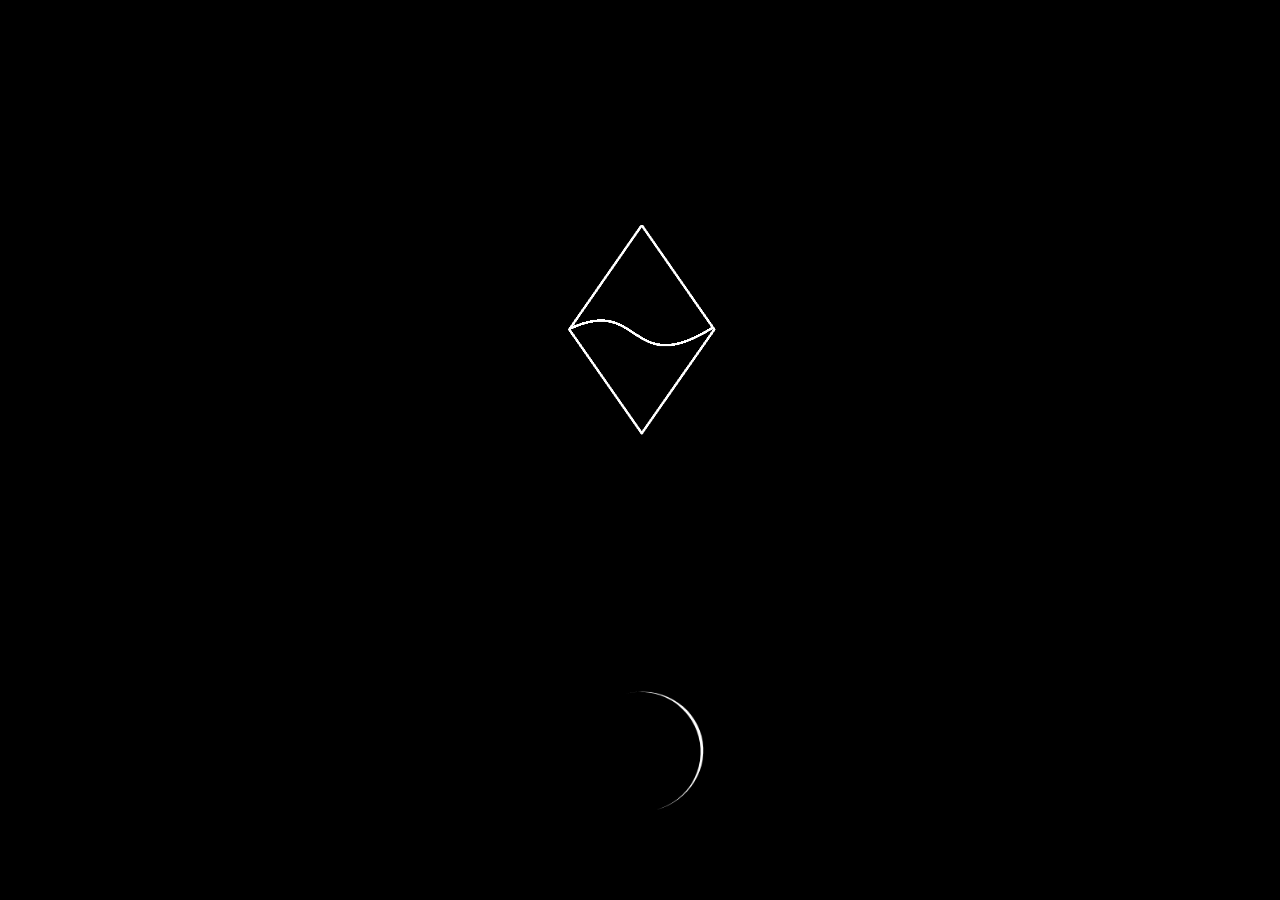
<file: index.html>
<html>
  <head>
    <meta http-equiv="refresh" content="5;url=lockscreen.html" />

    <title>Startup</title>
    <style>
      body {
        background-color: black;
      }
      .startlogo {
  position: absolute;
  top: 25%;
  width: 99%;
  text-align: center;
  font-size: 18px;
}
      .loadinglogo {
  position: absolute;
  top: 75%;
  width: 99%;
  text-align: center;
  font-size: 18px;
}
    </style>
  </head>
  
  <body>
      <div class="startlogo">
        <img src="system/images/sys_logo.png" width="150px" alt="" />
    </div>
        <div class="loadinglogo">
        <img src="system/images/loading.gif" width="150px" alt="" />
    </div>

  </body>
</html>
</file>
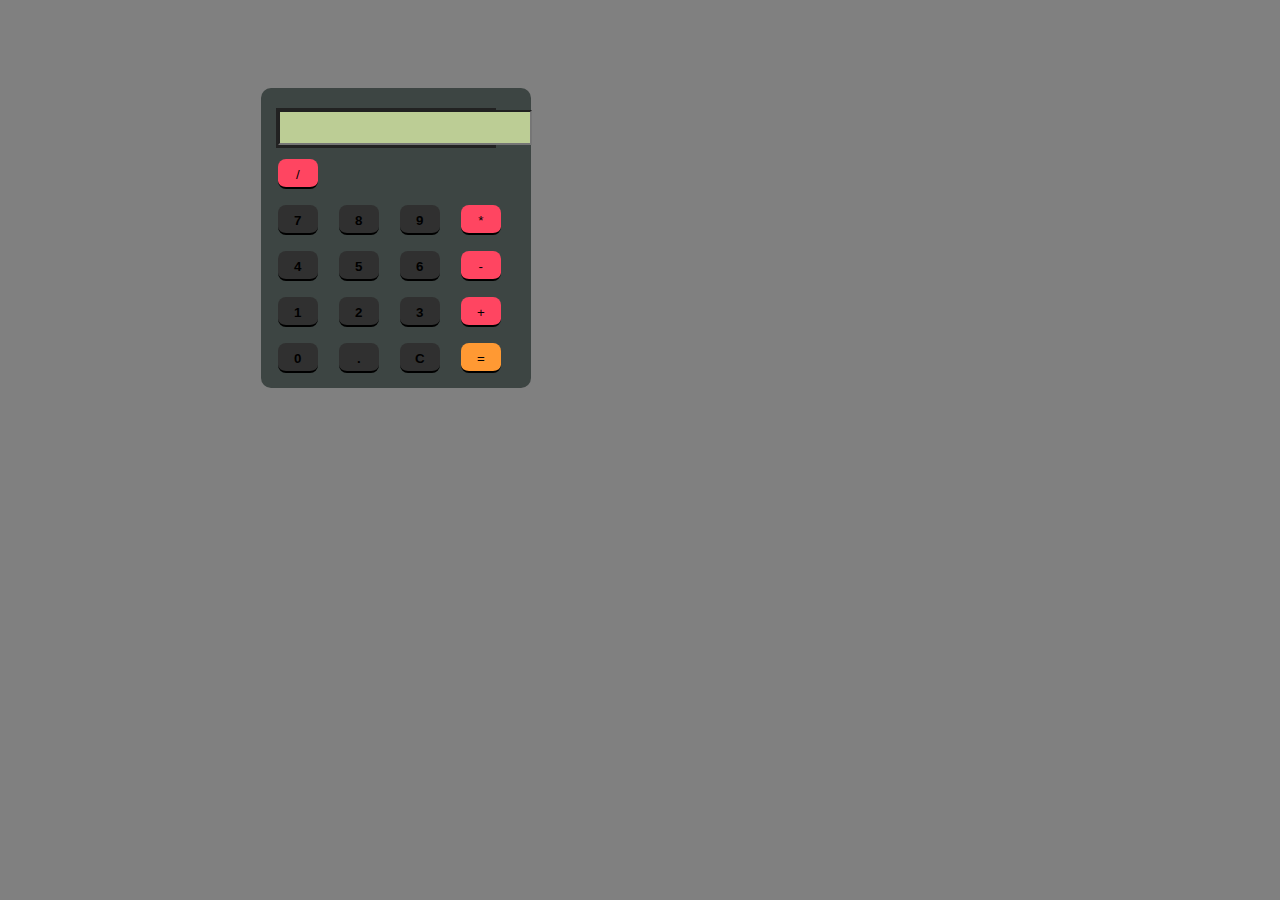
<file: apps/calc/index.html>
<! DOCTYPE html>  
    <html>  
        <head>  
        <meta charset="utf-8">  
        <title>  
             Calculator 
        </title>  
        <link href="https://fonts.googleapis.com/css2?family=Cookie&display=swap" rel="stylesheet">  
        <!-- CSS property to create interactive  
            calculator interface -->  
        <style>  
    body    
    {    
    background-color: grey;    
    }    
    .box    
    {    
    background-color: #3d4543;    
    height: 300px;    
    width: 270px;    
    border-radius: 10px;    
    position: relative;    
    top: 80px;    
    left: 20%;    
    }   
    .display    
    {    
    background-color: #222;    
    width: 220px;    
    position: relative;    
    left: 15px;    
    top: 20px;    
    height: 40px;    
    }    
    .display input    
    {    
    position: relative;    
    left: 2px;    
    top: 2px;    
    height: 35px;    
    color: black;    
    background-color: #bccd95;    
    font-size: 21px;    
    text-align: right;    
    }   
    .keys    
    {    
    position: relative;    
    top: 15px;    
    }    
    .button    
    {    
    width: 40px;    
    height: 30px;    
    border: none;    
    border-radius: 8px;    
    margin-left: 17px;    
    cursor: pointer;    
    border-top: 2px solid transparent;    
    }    
    .button.gray    
    {    
    color: black;  
    font-color: black;    
    background-color: #6f6f6f;    
    border-bottom: black 2px solid;    
    border-top: 2px #6f6f6f solid;    
    }  
    .title:hover {  
       color: #fff;  
    }  
    .title {  
    margin-bottom: 10px;  
    margin-top: 30px;  
    padding: 5px 0;  
    font-size: 40px;  
    font-weight: bold;  
    text-align: center;  
    color: black;  
    font-family: 'Cookie', cursive;  
    }  
        
    .button.pink    
    {    
    color: black;    
    background-color: #ff4561;    
    border-bottom: black 2px solid;    
    }    
    .button.black    
    {    
    color: black;    
    background-color: 303030;    
    border-bottom: black 2px solid;    
    border-top: 2px 303030 solid;    
    font-weight: bold;  
    }    
    .button.orange    
    {    
    color: black;    
    background-color: FF9933;    
    border-bottom: black 2px solid;    
    border-top: 2px FF9933 solid;    
    }    
    .gray:active    
    {    
    border-top: black 2px solid;    
    border-bottom: 2px #6f6f6f solid;    
    }    
    .pink:active    
    {    
    border-top:black 2px solid;    
    border-bottom:#ff4561 2px solid;    
    }    
    .black:active    
    {    
    border-top: black 2px solid;    
    border-bottom: #303030 2px solid;    
    }    
    .orange:active    
    {    
    border-top: black 2px solid;    
    border-bottom: FF9933 2px solid;    
    }    
    p    
    {    
    line-height: 10px;    
    }   
    </style>  
    </head>  
    <body>  
         
        <div class="box">    
            <div class="display">  
            <input type="text" readonly size="18" id="d">  
            </div>    
            <div class="keys">    
                   
                   <p><input type="button" class="button pink" value="/" onclick='v("/")'> </p>    
                   <p> <input type="button" class="button black" value="7" onclick='v("7")'>  
                   <input type="button" class="button black" value="8" onclick='v("8")'>  
                   <input type="button" class="button black" value="9" onclick='v("9")'>  
                   <input type="button" class="button pink" value="*" onclick='v("*")'> </p>    
                   <p> <input type="button" class="button black" value="4" onclick='v("4")'>  
                   <input type="button" class="button black" value="5" onclick='v("5")'>  
                   <input type="button" class="button black" value="6" onclick='v("6")'>  
    <input type="button" class="button pink" value="-" onclick='v("-")'> </p>    
                   <p> <input type="button" class="button black" value="1" onclick='v("1")'>  
                   <input type="button" class="button black" value="2" onclick='v("2")'>  
                   <input type="button" class="button black" value="3" onclick='v("3")'>  
                   <input type="button" class="button pink" value="+" onclick='v("+")'> </p>    
                   <p> <input type="button" class="button black" value="0" onclick='v("0")'>   
                   <input type="button" class="button black" value="." onclick='v(".")'>  
                   <input type="button" class="button black" value="C" onclick='c("")'>  
                   <input type="button" class="button orange" value="=" onclick='e()'> </p>    
            </div>    
    </div>   
    </body>  
    <script>  
    function c(val)    
    {    
    document.getElementById("d").value=val;    
    }    
    function v(val)    
    {document.getElementById("d").value+=val;    
    }    
    function e()    
    {    
    try    
        {    
         c(eval(document.getElementById("d").value))    
        }    
        catch(e)    
        {    
         c('Error') }    
    }  
    </script>  
    </html>
</file>
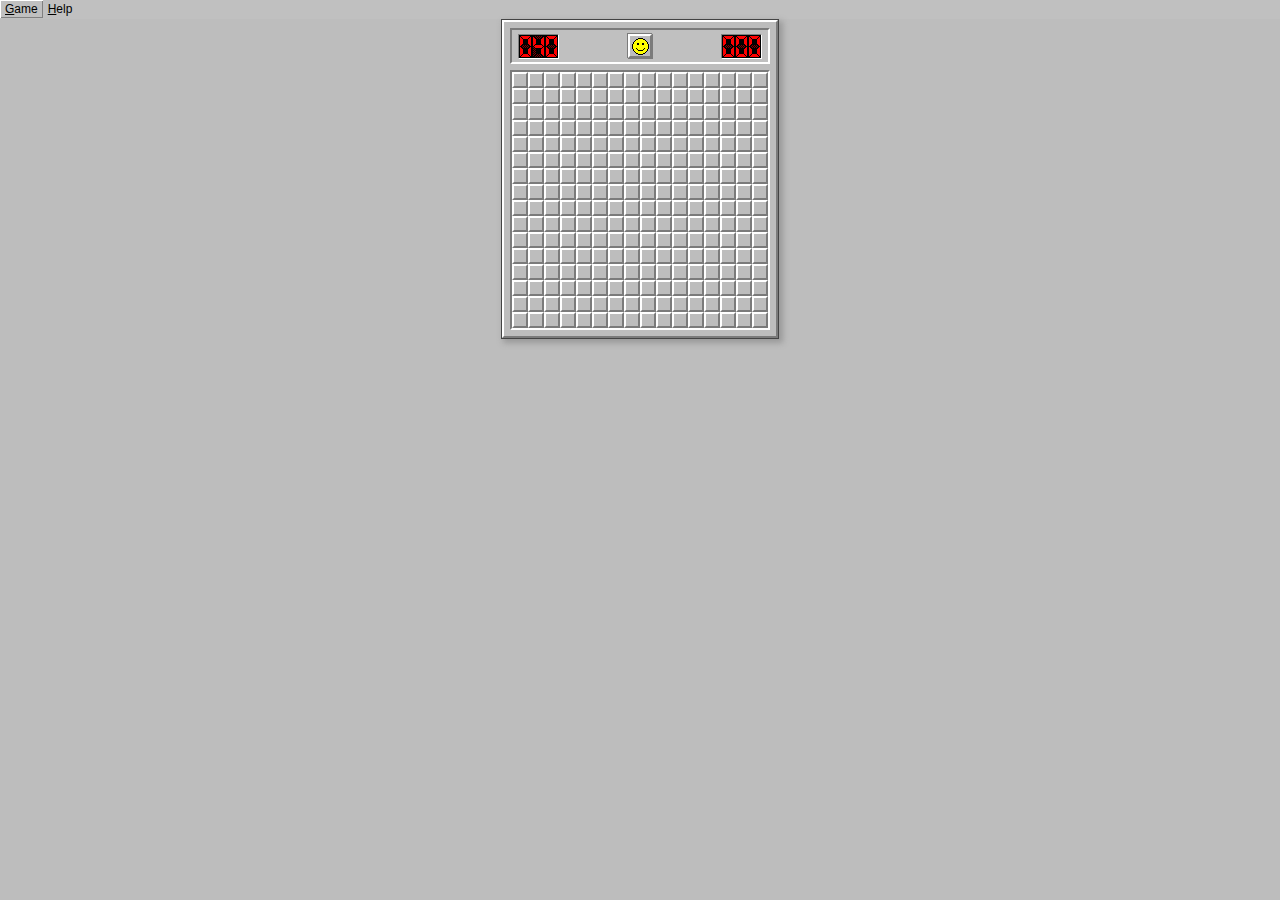
<file: apps/minesweeper/index.html>
<!DOCTYPE html>
<!-- from https://jonziebell.com/minesweeper/ -->
<html>
	<head>
		<meta charset="utf-8">
		<title>Minesweeper</title>
		<link href="css/layout.css" rel="stylesheet" type="text/css">
		<link href="css/minestyle.css" rel="stylesheet" type="text/css">
		<link rel="icon" href="../../images/icons/minesweeper-16x16.png" sizes="16x16" type="image/png">
		<link rel="icon" href="../../images/icons/minesweeper-32x32.png" sizes="32x32" type="image/png">
		<meta name="viewport" content="width=device-width, user-scalable=no">
		<script src="lib/jquery.minesweeper.js"></script>
		<script src="lib/pep.js"></script>
		<script src="src/$MenuBar.js"></script>
		<script src="src/menus.js"></script>
		<script src="lib/rocket.12.06.js"></script>
		<script src="lib/seedrandom.js"></script>
		<script src="lib/konami.js"></script>
		<script src="src/minesweeper.js"></script>
		<script src="src/tile.js"></script>
		<script src="src/face.js"></script>
		<script src="src/grid.js"></script>
		<script src="src/ssd.js"></script>
		<script src="src/fun.js"></script>
		<style>
			body, #play_area {
				margin: 0;
				padding: 0;
				background-color: #bdbdbd;
				margin: auto;
			}
			* {
				image-rendering: crisp-edges;
				image-rendering: pixelated;
			}
		</style>
	</head>
	<body>
		<div id="play_area"></div>
	</body>
</html>
</file>
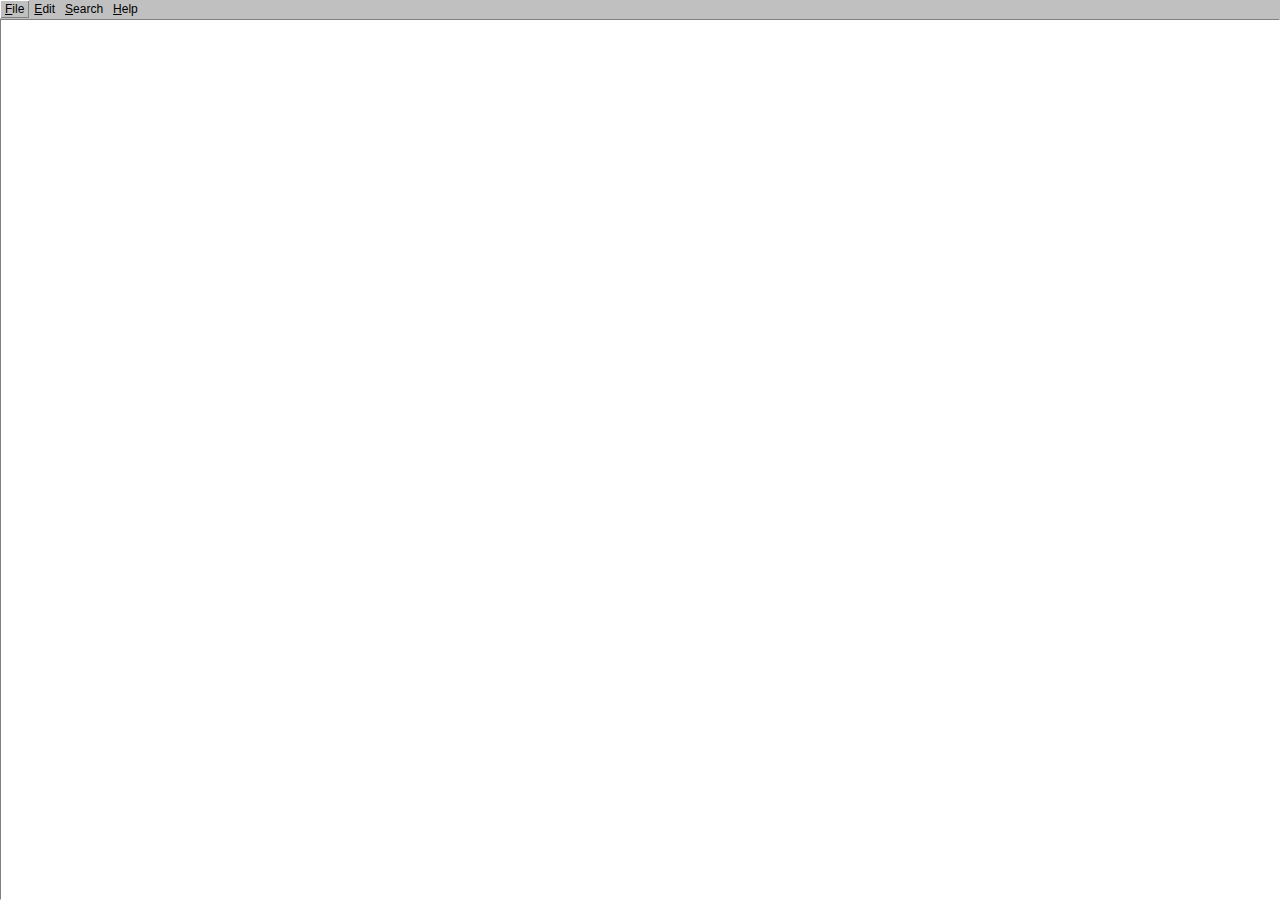
<file: apps/notepad/index.html>
<!doctype html>
<html>
	<head>
		<meta charset="utf-8">
		<title>Notepad</title>
		<style>
			html, body {
				width: 100%;
				height: 100%;
				margin: 0;
				padding: 0;
				border: 0;
				overflow: hidden;
			}
		</style>
		<link href="css/layout.css" rel="stylesheet" type="text/css">
		<link href="css/notestyle.css" rel="stylesheet" type="text/css">
		<meta name="viewport" content="width=device-width, user-scalable=no">
	</head>
	<body>
		<div id="app">
			<div id="document" class="inset-shallow">
				<textarea id="document-textarea"></textarea>
			</div>
		</div>
		<div id="print-helper"></div>
		<script src="lib/jquery.notepad.js"></script>
		<script src="lib/pep.js"></script>
		<script src="src/helpers.js"></script>
		<script src="src/$MenuBar.js"></script>
		<script src="lib/moment.js"></script>
		<script src="lib/FileSaver.js"></script>
		<script src="src/app.js"></script>
		<script src="src/menus.js"></script>
		<style>
			#app {
				background: var(--ButtonFace);
				display: flex;
				flex-direction: column;
			}
			#document-textarea {
				width: 100%;
				height: 100%;
				resize: none;
				outline: none;
				overflow: scroll;
				padding: 0;
				border: 0;
				white-space: pre;
				padding: 2px;
				box-sizing: border-box;
			}
			#document-textarea,
			#print-helper {
				font-family: "Fixedsys Excelsior", "FixedSys", monospace;
				font-size: 16px; /* NOTE: FixedSys should be 15px, but Fixedsys Excelsior is 16px */
			}
			#document-textarea {
				background: var(--Window);
				color: var(--WindowText);
			}
			#print-helper {
				background: white;
				color: black;
			}
			html,
			body,
			#app,
			#document {
				box-sizing: border-box;
				padding: 0;
				margin: 0;
			}
			@media not print {
				#print-helper {
					display: none;
				}
				html,
				body,
				#app,
				#document {
					width: 100%;
					height: 100%;
					display: flex;
					flex-direction: column;
				}
			}
			@media print {
				#app {
					display: none;
				}
				html,
				body,
				#print-helper {
					height: auto;
				}
				#print-helper {
					overflow: visible;
					white-space: pre-wrap;
					overflow-wrap: break-word;
				}
			}
		</style>
	</body>
</html>
</file>
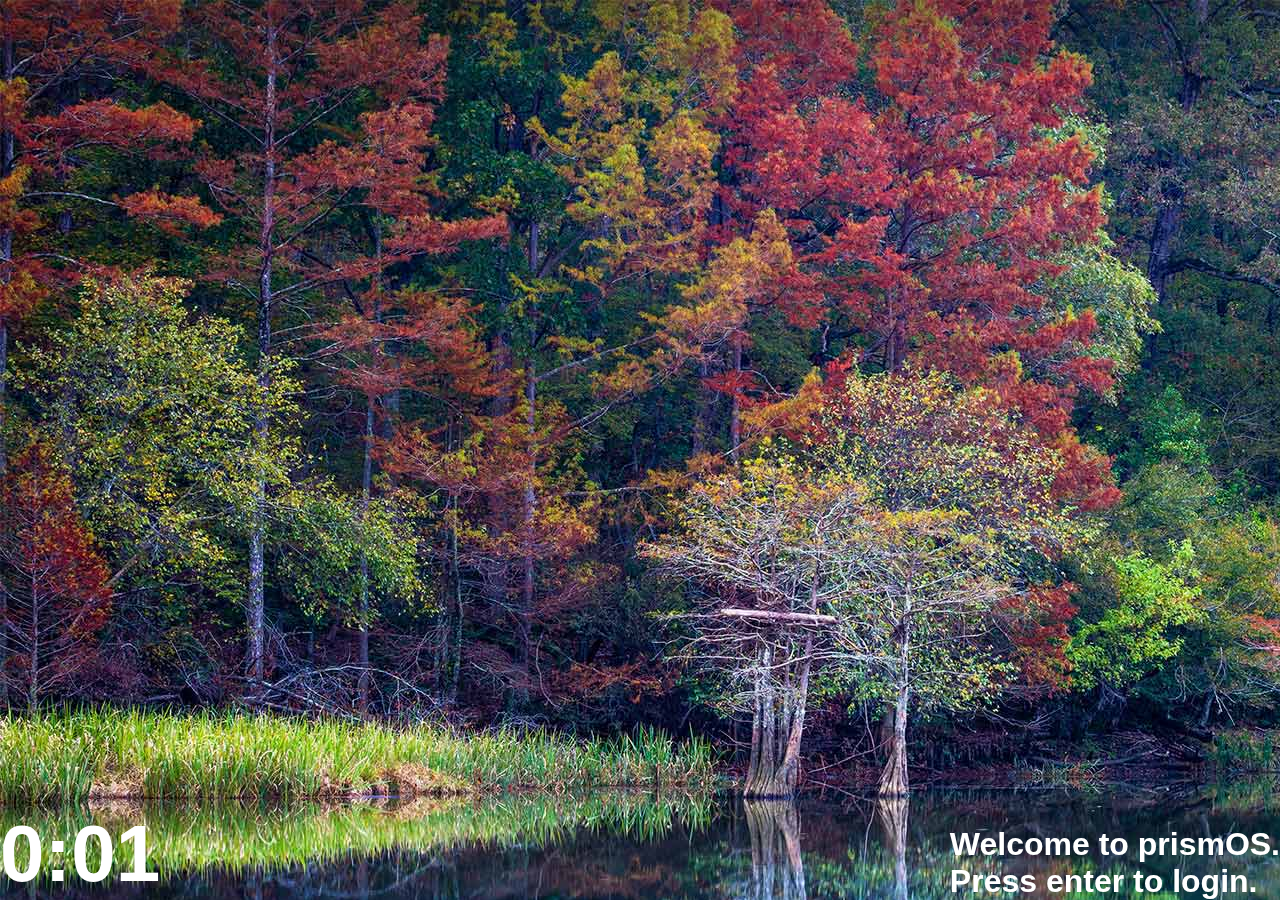
<file: lockscreen.html>
<!DOCTYPE html>
<html>
   <head>
     <title>prismOS | Lock</title>      
     	
   </head>


   <style>
  

  
#bg {
   position: fixed;
   top: 0;
   left: 0;

   /* Preserve aspet ratio */
   min - width: 100 % ;
   min - height: 100 % ;
}


h1 {
  color: white;
              font-family: helvetica;

}
h2 {
  color: white;
              font-family: helvetica;
font-size: 80px;
}

p {
  color: white;
              font-family: helvetica;

}
    
   .center {
  position: absolute;
  top: 50%;
  width: 100%;
  text-align: center;
}
#left { 
                position:absolute;                  
                bottom:0;                          
                left:0;
 
            }
     .left { 
                position:absolute;                  
                bottom:0;                          
                left:0;
 
            }
     #top { 
                position:absolute;                  
                bottom:0;                          
                top:0;
 
            }
    #right { 
                position:absolute;                  
                bottom:0;                          
                right:0;                          
            }
#time {
text-align: left;
width: 99%;
}

  </style>
  <img src="system/images/bg.jpg" id="bg" alt="">

<h1>

  </h1>
    
  <h1>
    
  <div id="right">Welcome to prismOS. <br>Press enter to login.</div>



  </h1>
 

  
 

     
     <script>
    document.body.addEventListener("keydown", function (event) {
    if (event.keyCode === 13) {
        window.location.replace("desktop.html");
    }
});
       </script>
   
<script>
function startTime() {
    var today = new Date();
    var h = today.getHours();
    var m = today.getMinutes();
    var s = today.getSeconds();
    m = checkTime(m);
    s = checkTime(s);
    document.getElementById('time').innerHTML =
    h + ":" + m;
    var t = setTimeout(startTime, 500);
}
function checkTime(i) {
    if (i < 10) {i = "0" + i};  // add zero in front of numbers < 10
    return i;
}
</script>

<body onload="startTime()">

 <h2><div id="time" class="left"></div><h2>
  
  

</html>
</file>
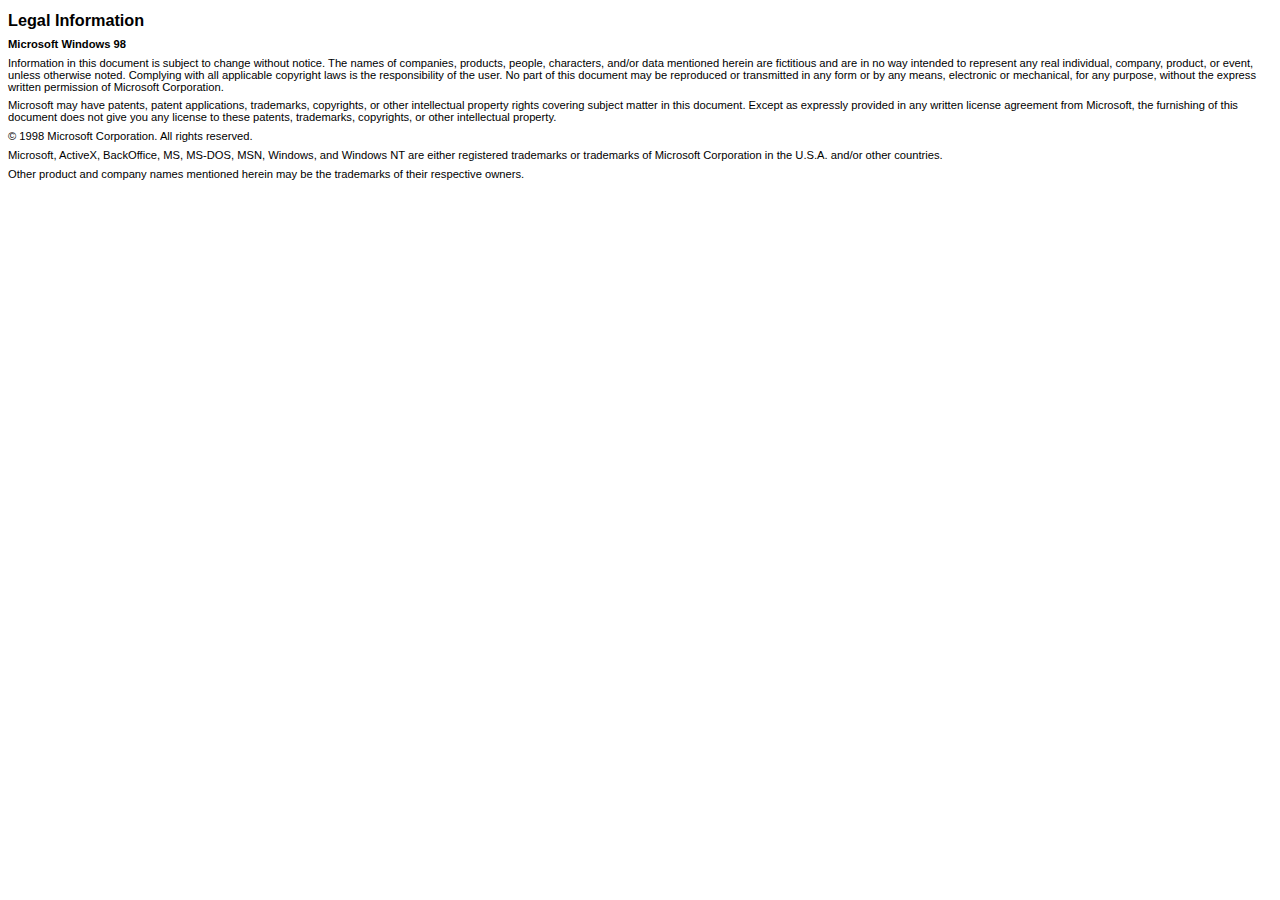
<file: apps/jspaint/help/memcopy.html>
<!DOCTYPE html>
<html dir="ltr" lang="en">
<head>
	<meta charset="utf-8">
	<title>Legal Information</title>
	<link href="coUA.css" rel="stylesheet" type="text/css">
</head>
<body bgcolor="#FFFFFF" text="#000000">
	<h1 id="LegalInformation">Legal Information</h1>
	<p><strong>Microsoft Windows 98</strong></p>
	<p>Information in this document is subject to change without notice. The names of companies, products, people, characters, and/or data mentioned herein are fictitious and are in no way intended to represent any real individual, company, product, or event, unless otherwise noted. Complying with all applicable copyright laws is the responsibility of the user. No part of this document may be reproduced or transmitted in any form or by any means, electronic or mechanical, for any purpose, without the express written permission of Microsoft Corporation.</p>
	<p>Microsoft may have patents, patent applications, trademarks, copyrights, or other intellectual property rights covering subject matter in this document. Except as expressly provided in any written license agreement from Microsoft, the furnishing of this document does not give you any license to these patents, trademarks, copyrights, or other intellectual property.</p>
	<p>© 1998 Microsoft Corporation. All rights reserved.</p>
	<p>Microsoft, ActiveX, BackOffice, MS, MS-DOS, MSN, Windows, and Windows&#160;NT are either registered trademarks or trademarks of Microsoft Corporation in the U.S.A. and/or other countries.</p>
	<p>Other product and company names mentioned herein may be the trademarks of their respective owners.</p>
</body>
</html>
</file>
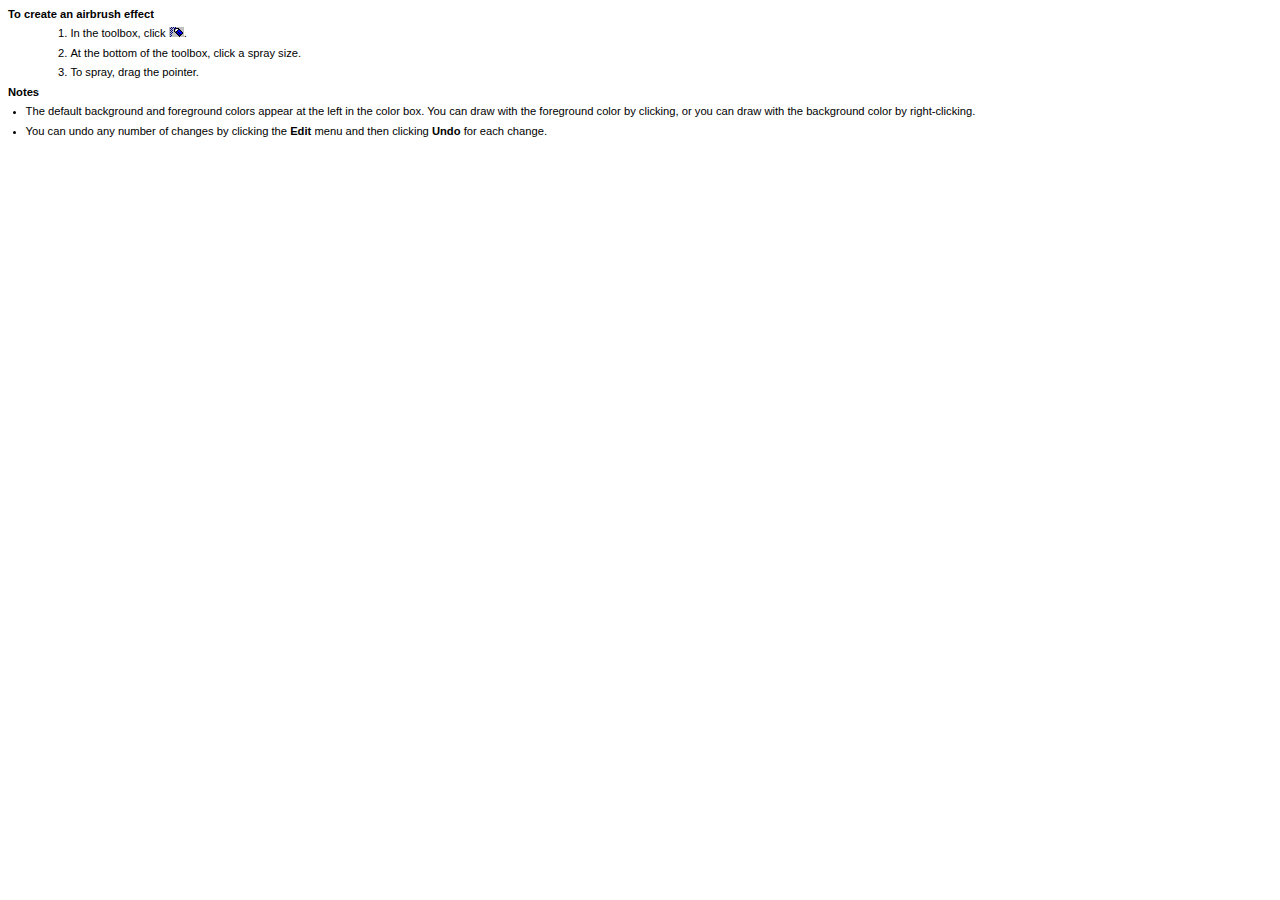
<file: apps/jspaint/help/paint_airbrush.html>
<!DOCTYPE html>
<html dir="ltr" lang="en">
<head>
	<meta charset="utf-8">
	<title>To create an airbrush effect</title>
	<link href="coUA.css" rel="stylesheet" type="text/css">
</head>
<body>
	<p id="paint_airbrush"><b>To create an airbrush effect</b></p>
	<ol>
		<li>In the toolbox, click <img alt="the spray paint can" src="p_airb.gif">.</li>
		<li>At the bottom of the toolbox, click a spray size.</li>
		<li>To spray, drag the pointer.</li>
	</ol>
	<p><b>Notes</b></p>
	<ul>
		<li>The default background and foreground colors appear at the left in the color box. You can draw with the <a data-topic-id="gl_pbrush_fore">foreground color</a> by clicking, or you can draw with the <a data-topic-id="gl_pbrush_back">background color</a> by right-clicking.</li>
		<li>You can undo any number of changes by clicking the <b>Edit</b> menu and then clicking <b>Undo</b> for each change.</li>
	</ul>
</body>
</html>
</file>
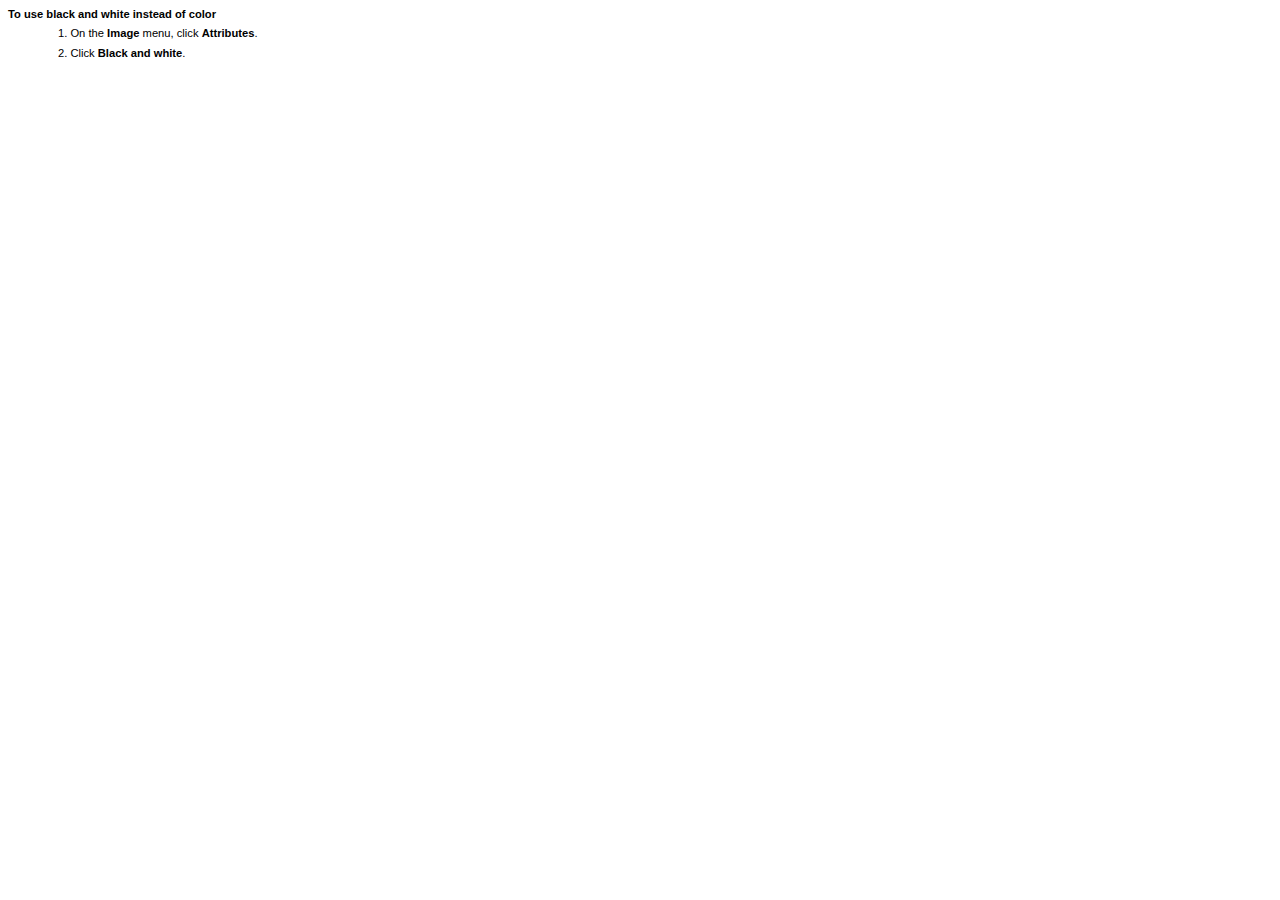
<file: apps/jspaint/help/paint_blackwhite.html>
<!DOCTYPE html>
<html dir="ltr" lang="en">
<head>
	<meta charset="utf-8">
	<title>To use black and white instead of color</title>
	<link href="coUA.css" rel="stylesheet" type="text/css">
</head>
<body>
	<p id="paint_blackwhite"><b>To use black and white instead of color</b></p>
	<ol>
		<li>On the <b>Image</b> menu, click <b>Attributes</b>.</li>
		<li>Click <b>Black and white</b>.</li>
	</ol>
	<!--
		As of writing, there's no conversion to monochrome.
		The black and white mode just works with color in the document.
		TODO: add *optional* conversion to monochrome, and update this help accordingly
	-->
	<!--
	<p><b>Note</b></p>
	<ul>
		<li>If you change back to color, only new work will be in color.</li>
	</ul>
	-->
</body>
</html>
</file>
<file: apps/minesweeper/css/layout.css>
.menus,
.menu-popup,
.os-window,
.os-window .window-titlebar,
.os-window .window-title {
	cursor: default;
	-webkit-user-select: none;
	   -moz-user-select: none;
	    -ms-user-select: none;
	        user-select: none;
}

.os-window .window-titlebar,
body > .window-titlebar {
	display: flex;
	flex-direction: row;
	align-items: center;
    opacity: 0.8;

}
.os-window .window-title-area {
	position: relative;
	flex: 1;
}

.os-window .window-titlebar .icon {
	vertical-align: bottom;
}

/* Fix dragging things (like windows) over iframes */
.dragging iframe {
	pointer-events: none;
}

.menus {
	display: flex;
	flex: 0 0 auto;
}
.menu-container {
	position: relative;
}
.menu-popup {
	position: absolute;
	top: 100%;
	left: 0;
	z-index: 400000; /* so sub-menu-popups can be visible over the window */
	box-sizing: border-box;
}
.menu-popup-table {
	border-collapse: collapse;
}
.menu-item {
	white-space: nowrap;
}
.menu-hr {
	display: block !important;
	height: 0;
	width: auto;
}
.menu-hotkey {
	display: inline !important;
}
.menu-item-checkbox-area,
.menu-item-submenu-area {
	min-width: 16px;
}
.menu-item-checkbox-area,
.menu-item-submenu-area {
	text-align: center;
}

/* .window-content .button-group {
	width: 85px;
}
.window-content .button-group > button {
	width: 95%;
	padding: 3px 5px;
} */

::before,
::after {
	pointer-events: none;
}

/*# sourceMappingURL=layout.css.map */
</file>
<file: apps/minesweeper/css/minestyle.css>
:root {
	/* These resources are generated. */
	/* JS: makeThemeCSSFile(renderThemeGraphics(getComputedStyle(document.documentElement))) */
	--checker: url("[data-uri]");
	--button-active-border-image: url("data:image/svg+xml,%3Csvg%20version%3D%221.1%22%20xmlns%3D%22http%3A%2F%2Fwww.w3.org%2F2000%2Fsvg%22%20width%3D%22256px%22%20height%3D%22256px%22%20viewBox%3D%220%200%20256%20256%22%3E%0A%09%09%09%0A%09%09%3Cpath%20d%3D%22M0%200h256v256h-256v-256z%22%20fill%3D%22%20rgb(0%2C%200%2C%200)%22%2F%3E%0A%09%09%3Cpath%20d%3D%22M32%2032h192v192h-192v-192z%22%20fill%3D%22%20rgb(128%2C%20128%2C%20128)%22%2F%3E%0A%09%09%3Cpath%20d%3D%22M64%2064h128v128h-128v-128z%22%20fill%3D%22%20rgb(192%2C%20192%2C%20192)%22%2F%3E%0A%09%0A%09%09%3C%2Fsvg%3E") 64 / 2px;
	--button-normal-border-image: url("data:image/svg+xml,%3Csvg%20version%3D%221.1%22%20xmlns%3D%22http%3A%2F%2Fwww.w3.org%2F2000%2Fsvg%22%20width%3D%22256px%22%20height%3D%22256px%22%20viewBox%3D%220%200%20256%20256%22%3E%0A%09%09%09%0A%09%09%3Cpath%20d%3D%22M0%200h224v32h-192v192h-32v-224z%22%20fill%3D%22%20rgb(255%2C%20255%2C%20255)%22%2F%3E%0A%09%09%3Cpath%20d%3D%22M224%200h32v256h-256v-32h224v-224z%22%20fill%3D%22%20rgb(0%2C%200%2C%200)%22%2F%3E%0A%09%09%3Cpath%20d%3D%22M32%2032h160v32h-128v128h-32v-160z%22%20fill%3D%22%20rgb(223%2C%20223%2C%20223)%22%2F%3E%0A%09%09%3Cpath%20d%3D%22M192%2032h32v192h-192v-32h160v-160z%22%20fill%3D%22%20rgb(128%2C%20128%2C%20128)%22%2F%3E%0A%09%09%3Cpath%20d%3D%22M64%2064h128v128h-128v-128z%22%20fill%3D%22%20rgb(192%2C%20192%2C%20192)%22%2F%3E%0A%09%0A%09%09%3C%2Fsvg%3E") 64 / 2px;
	--inset-deep-border-image: url("data:image/svg+xml,%3Csvg%20version%3D%221.1%22%20xmlns%3D%22http%3A%2F%2Fwww.w3.org%2F2000%2Fsvg%22%20width%3D%22256px%22%20height%3D%22256px%22%20viewBox%3D%220%200%20256%20256%22%3E%0A%09%09%09%0A%09%09%3Cpath%20d%3D%22M0%200h224v32h-192v192h-32v-224z%22%20fill%3D%22%20rgb(0%2C%200%2C%200)%22%2F%3E%0A%09%09%3Cpath%20d%3D%22M224%200h32v256h-256v-32h224v-224z%22%20fill%3D%22%20rgb(255%2C%20255%2C%20255)%22%2F%3E%0A%09%09%3Cpath%20d%3D%22M32%2032h160v32h-128v128h-32v-160z%22%20fill%3D%22%20rgb(128%2C%20128%2C%20128)%22%2F%3E%0A%09%09%3Cpath%20d%3D%22M192%2032h32v192h-192v-32h160v-160z%22%20fill%3D%22%20rgb(223%2C%20223%2C%20223)%22%2F%3E%0A%09%09%3Cpath%20d%3D%22M64%2064h128v128h-128v-128z%22%20fill%3D%22%20rgb(192%2C%20192%2C%20192)%22%2F%3E%0A%09%0A%09%09%3C%2Fsvg%3E") 64 / 2px;
	--button-default-border-image: url("data:image/svg+xml,%3Csvg%20version%3D%221.1%22%20xmlns%3D%22http%3A%2F%2Fwww.w3.org%2F2000%2Fsvg%22%20width%3D%22256px%22%20height%3D%22256px%22%20viewBox%3D%220%200%20256%20256%22%3E%0A%09%09%09%0A%09%09%3Cpath%20d%3D%22M0%200h256v256h-256v-256z%22%20fill%3D%22%20rgb(0%2C%200%2C%200)%22%2F%3E%0A%09%09%3Cpath%20d%3D%22M32%2032h160v32h-128v128h-32v-160z%22%20fill%3D%22%20rgb(255%2C%20255%2C%20255)%22%2F%3E%0A%09%09%3Cpath%20d%3D%22M64%2064h96v32h-64v64h-32v-96z%22%20fill%3D%22%20rgb(223%2C%20223%2C%20223)%22%2F%3E%0A%09%09%3Cpath%20d%3D%22M160%2064h32v128h-128v-32h96v-96z%22%20fill%3D%22%20rgb(128%2C%20128%2C%20128)%22%2F%3E%0A%09%09%3Cpath%20d%3D%22M96%2096h64v64h-64v-64z%22%20fill%3D%22%20rgb(192%2C%20192%2C%20192)%22%2F%3E%0A%09%09%3Crect%20x%3D%220%22%20y%3D%220%22%20width%3D%22256%22%20height%3D%22256%22%20stroke-width%3D%2264%22%20stroke%3D%22%20rgb(0%2C%200%2C%200)%22%20fill%3D%22none%22%2F%3E%0A%09%0A%09%09%3C%2Fsvg%3E") 96 / 3px;
	--button-default-active-border-image: url("data:image/svg+xml,%3Csvg%20version%3D%221.1%22%20xmlns%3D%22http%3A%2F%2Fwww.w3.org%2F2000%2Fsvg%22%20width%3D%22256px%22%20height%3D%22256px%22%20viewBox%3D%220%200%20256%20256%22%3E%0A%09%09%09%0A%09%09%3Cpath%20d%3D%22M0%200h256v256h-256v-256z%22%20fill%3D%22%20rgb(0%2C%200%2C%200)%22%2F%3E%0A%09%09%3Cpath%20d%3D%22M32%2032h192v192h-192v-192z%22%20fill%3D%22%20rgb(128%2C%20128%2C%20128)%22%2F%3E%0A%09%09%3Cpath%20d%3D%22M64%2064h128v128h-128v-128z%22%20fill%3D%22%20rgb(192%2C%20192%2C%20192)%22%2F%3E%0A%09%09%3Crect%20x%3D%220%22%20y%3D%220%22%20width%3D%22256%22%20height%3D%22256%22%20stroke-width%3D%2264%22%20stroke%3D%22%20rgb(0%2C%200%2C%200)%22%20fill%3D%22none%22%2F%3E%0A%09%0A%09%09%3C%2Fsvg%3E") 64 / 2px;
	--scrollbar-arrows-ButtonText: url("[data-uri]");
	--scrollbar-arrows-GrayText: url("[data-uri]");
	--scrollbar-arrows-ButtonHilight: url("[data-uri]");
	--scrollbar-size: 13px;
	--scrollbar-button-inner-size: 9px;

	/* Colors */
	--ActiveBorder: rgb(192, 192, 192);
	--ActiveTitle: rgb(0, 0, 128);
	--AppWorkspace: rgb(128, 128, 128);
	--Background: rgb(0, 128, 128);
	--ButtonAlternateFace: rgb(180, 180, 180);
	--ButtonDkShadow: rgb(0, 0, 0);
	--ButtonFace: rgb(192, 192, 192);
	--ButtonHilight: rgb(255, 255, 255);
	--ButtonLight: rgb(223, 223, 223);
	--ButtonShadow: rgb(128, 128, 128);
	--ButtonText: rgb(0, 0, 0);
	--GradientActiveTitle: rgb(16, 132, 208);
	--GradientInactiveTitle: rgb(181, 181, 181);
	--GrayText: rgb(128, 128, 128);
	--Hilight: rgb(0, 0, 128);
	--HilightText: rgb(255, 255, 255);
	--HotTrackingColor: rgb(0, 0, 255);
	--InactiveBorder: rgb(192, 192, 192);
	--InactiveTitle: rgb(128, 128, 128);
	--InactiveTitleText: rgb(192, 192, 192);
	--InfoText: rgb(0, 0, 0);
	--InfoWindow: rgb(255, 255, 225);
	--Menu: rgb(192, 192, 192);
	--MenuText: rgb(0, 0, 0);
	--Scrollbar: rgb(192, 192, 192);
	--TitleText: rgb(255, 255, 255);
	--Window: rgb(255, 255, 255);
	--WindowFrame: rgb(0, 0, 0);
	--WindowText: rgb(0, 0, 0);
}

.inset-deep {
	border-style: solid;
	border-width: 1px;
	border-color: rgb(128, 128, 128) rgb(255, 255, 255) rgb(255, 255, 255) rgb(128, 128, 128);
	border-color: var(--ButtonShadow) var(--ButtonHilight) var(--ButtonHilight) var(--ButtonShadow);
	background-color: rgb(192, 192, 192);
	background-color: var(--ButtonFace);
	color: rgb(0, 0, 0);
	color: var(--ButtonText);
	/* as fallback */
	position: relative;
	/* for pseudo element(s) */
	-o-border-image: url("data:image/svg+xml,%3Csvg%20version%3D%221.1%22%20xmlns%3D%22http%3A%2F%2Fwww.w3.org%2F2000%2Fsvg%22%20width%3D%22256px%22%20height%3D%22256px%22%20viewBox%3D%220%200%20256%20256%22%3E%0A%09%09%09%0A%09%09%3Cpath%20d%3D%22M0%200h224v32h-192v192h-32v-224z%22%20fill%3D%22%20rgb(0%2C%200%2C%200)%22%2F%3E%0A%09%09%3Cpath%20d%3D%22M224%200h32v256h-256v-32h224v-224z%22%20fill%3D%22%20rgb(255%2C%20255%2C%20255)%22%2F%3E%0A%09%09%3Cpath%20d%3D%22M32%2032h160v32h-128v128h-32v-160z%22%20fill%3D%22%20rgb(128%2C%20128%2C%20128)%22%2F%3E%0A%09%09%3Cpath%20d%3D%22M192%2032h32v192h-192v-32h160v-160z%22%20fill%3D%22%20rgb(223%2C%20223%2C%20223)%22%2F%3E%0A%09%09%3Cpath%20d%3D%22M64%2064h128v128h-128v-128z%22%20fill%3D%22%20rgb(192%2C%20192%2C%20192)%22%2F%3E%0A%09%0A%09%09%3C%2Fsvg%3E") 64 / 2px;
	   border-image: url("data:image/svg+xml,%3Csvg%20version%3D%221.1%22%20xmlns%3D%22http%3A%2F%2Fwww.w3.org%2F2000%2Fsvg%22%20width%3D%22256px%22%20height%3D%22256px%22%20viewBox%3D%220%200%20256%20256%22%3E%0A%09%09%09%0A%09%09%3Cpath%20d%3D%22M0%200h224v32h-192v192h-32v-224z%22%20fill%3D%22%20rgb(0%2C%200%2C%200)%22%2F%3E%0A%09%09%3Cpath%20d%3D%22M224%200h32v256h-256v-32h224v-224z%22%20fill%3D%22%20rgb(255%2C%20255%2C%20255)%22%2F%3E%0A%09%09%3Cpath%20d%3D%22M32%2032h160v32h-128v128h-32v-160z%22%20fill%3D%22%20rgb(128%2C%20128%2C%20128)%22%2F%3E%0A%09%09%3Cpath%20d%3D%22M192%2032h32v192h-192v-32h160v-160z%22%20fill%3D%22%20rgb(223%2C%20223%2C%20223)%22%2F%3E%0A%09%09%3Cpath%20d%3D%22M64%2064h128v128h-128v-128z%22%20fill%3D%22%20rgb(192%2C%20192%2C%20192)%22%2F%3E%0A%09%0A%09%09%3C%2Fsvg%3E") 64 / 2px;
	-o-border-image: var(--inset-deep-border-image);
	   border-image: var(--inset-deep-border-image);
	border-color: rgb(128, 128, 128);
	border-color: var(--ButtonShadow);
	border-style: solid;
	border-width: 2px 2px;
}
.outset-deep {
	border-style: solid;
	border-width: 1px;
	border-color: rgb(255, 255, 255) rgb(128, 128, 128) rgb(128, 128, 128) rgb(255, 255, 255);
	border-color: var(--ButtonHilight) var(--ButtonShadow) var(--ButtonShadow) var(--ButtonHilight);
	background-color: rgb(192, 192, 192);
	background-color: var(--ButtonFace);
	color: rgb(0, 0, 0);
	color: var(--ButtonText);
	/* as fallback */
	position: relative;
	/* for pseudo element(s) */
	-o-border-image: url("data:image/svg+xml,%3Csvg%20version%3D%221.1%22%20xmlns%3D%22http%3A%2F%2Fwww.w3.org%2F2000%2Fsvg%22%20width%3D%22256px%22%20height%3D%22256px%22%20viewBox%3D%220%200%20256%20256%22%3E%0A%09%09%09%0A%09%09%3Cpath%20d%3D%22M0%200h224v32h-192v192h-32v-224z%22%20fill%3D%22%20rgb(255%2C%20255%2C%20255)%22%2F%3E%0A%09%09%3Cpath%20d%3D%22M224%200h32v256h-256v-32h224v-224z%22%20fill%3D%22%20rgb(0%2C%200%2C%200)%22%2F%3E%0A%09%09%3Cpath%20d%3D%22M32%2032h160v32h-128v128h-32v-160z%22%20fill%3D%22%20rgb(223%2C%20223%2C%20223)%22%2F%3E%0A%09%09%3Cpath%20d%3D%22M192%2032h32v192h-192v-32h160v-160z%22%20fill%3D%22%20rgb(128%2C%20128%2C%20128)%22%2F%3E%0A%09%09%3Cpath%20d%3D%22M64%2064h128v128h-128v-128z%22%20fill%3D%22%20rgb(192%2C%20192%2C%20192)%22%2F%3E%0A%09%0A%09%09%3C%2Fsvg%3E") 64 / 2px;
	   border-image: url("data:image/svg+xml,%3Csvg%20version%3D%221.1%22%20xmlns%3D%22http%3A%2F%2Fwww.w3.org%2F2000%2Fsvg%22%20width%3D%22256px%22%20height%3D%22256px%22%20viewBox%3D%220%200%20256%20256%22%3E%0A%09%09%09%0A%09%09%3Cpath%20d%3D%22M0%200h224v32h-192v192h-32v-224z%22%20fill%3D%22%20rgb(255%2C%20255%2C%20255)%22%2F%3E%0A%09%09%3Cpath%20d%3D%22M224%200h32v256h-256v-32h224v-224z%22%20fill%3D%22%20rgb(0%2C%200%2C%200)%22%2F%3E%0A%09%09%3Cpath%20d%3D%22M32%2032h160v32h-128v128h-32v-160z%22%20fill%3D%22%20rgb(223%2C%20223%2C%20223)%22%2F%3E%0A%09%09%3Cpath%20d%3D%22M192%2032h32v192h-192v-32h160v-160z%22%20fill%3D%22%20rgb(128%2C%20128%2C%20128)%22%2F%3E%0A%09%09%3Cpath%20d%3D%22M64%2064h128v128h-128v-128z%22%20fill%3D%22%20rgb(192%2C%20192%2C%20192)%22%2F%3E%0A%09%0A%09%09%3C%2Fsvg%3E") 64 / 2px;
	-o-border-image: var(--button-normal-border-image);
	   border-image: var(--button-normal-border-image);
	border-color: rgb(223, 223, 223) rgb(128, 128, 128) rgb(128, 128, 128) rgb(223, 223, 223);
	border-color: var(--ButtonLight) var(--ButtonShadow) var(--ButtonShadow) var(--ButtonLight);
	border-style: solid;
	border-width: 2px 2px;
}
.inset-shallow {
	border-style: solid;
	border-width: 1px;
	border-color: rgb(128, 128, 128) rgb(255, 255, 255) rgb(255, 255, 255) rgb(128, 128, 128);
	border-color: var(--ButtonShadow) var(--ButtonHilight) var(--ButtonHilight) var(--ButtonShadow);
	background-color: rgb(192, 192, 192);
	background-color: var(--ButtonFace);
	color: rgb(0, 0, 0);
	color: var(--ButtonText);
}
.outset-shallow {
	border-style: solid;
	border-width: 1px;
	border-color: rgb(255, 255, 255) rgb(128, 128, 128) rgb(128, 128, 128) rgb(255, 255, 255);
	border-color: var(--ButtonHilight) var(--ButtonShadow) var(--ButtonShadow) var(--ButtonHilight);
	background-color: rgb(192, 192, 192);
	background-color: var(--ButtonFace);
	color: rgb(0, 0, 0);
	color: var(--ButtonText);
}

button {
	background-color: rgb(192, 192, 192);
	background-color: var(--ButtonFace);
	color: rgb(0, 0, 0);
	color: var(--ButtonText);
}
button:not(.lightweight) {
	outline: none; /* replaced with inner dotted focus ring (which is admittedly not so prominent...) */ border-style: solid; border-width: 1px; border-color: rgb(255, 255, 255) rgb(128, 128, 128) rgb(128, 128, 128) rgb(255, 255, 255); border-color: var(--ButtonHilight) var(--ButtonShadow) var(--ButtonShadow) var(--ButtonHilight); background-color: rgb(192, 192, 192); background-color: var(--ButtonFace); color: rgb(0, 0, 0); color: var(--ButtonText); /* as fallback */ position: relative; /* for pseudo element(s) */ -o-border-image: url("data:image/svg+xml,%3Csvg%20version%3D%221.1%22%20xmlns%3D%22http%3A%2F%2Fwww.w3.org%2F2000%2Fsvg%22%20width%3D%22256px%22%20height%3D%22256px%22%20viewBox%3D%220%200%20256%20256%22%3E%0A%09%09%09%0A%09%09%3Cpath%20d%3D%22M0%200h224v32h-192v192h-32v-224z%22%20fill%3D%22%20rgb(255%2C%20255%2C%20255)%22%2F%3E%0A%09%09%3Cpath%20d%3D%22M224%200h32v256h-256v-32h224v-224z%22%20fill%3D%22%20rgb(0%2C%200%2C%200)%22%2F%3E%0A%09%09%3Cpath%20d%3D%22M32%2032h160v32h-128v128h-32v-160z%22%20fill%3D%22%20rgb(223%2C%20223%2C%20223)%22%2F%3E%0A%09%09%3Cpath%20d%3D%22M192%2032h32v192h-192v-32h160v-160z%22%20fill%3D%22%20rgb(128%2C%20128%2C%20128)%22%2F%3E%0A%09%09%3Cpath%20d%3D%22M64%2064h128v128h-128v-128z%22%20fill%3D%22%20rgb(192%2C%20192%2C%20192)%22%2F%3E%0A%09%0A%09%09%3C%2Fsvg%3E") 64 / 2px; border-image: url("data:image/svg+xml,%3Csvg%20version%3D%221.1%22%20xmlns%3D%22http%3A%2F%2Fwww.w3.org%2F2000%2Fsvg%22%20width%3D%22256px%22%20height%3D%22256px%22%20viewBox%3D%220%200%20256%20256%22%3E%0A%09%09%09%0A%09%09%3Cpath%20d%3D%22M0%200h224v32h-192v192h-32v-224z%22%20fill%3D%22%20rgb(255%2C%20255%2C%20255)%22%2F%3E%0A%09%09%3Cpath%20d%3D%22M224%200h32v256h-256v-32h224v-224z%22%20fill%3D%22%20rgb(0%2C%200%2C%200)%22%2F%3E%0A%09%09%3Cpath%20d%3D%22M32%2032h160v32h-128v128h-32v-160z%22%20fill%3D%22%20rgb(223%2C%20223%2C%20223)%22%2F%3E%0A%09%09%3Cpath%20d%3D%22M192%2032h32v192h-192v-32h160v-160z%22%20fill%3D%22%20rgb(128%2C%20128%2C%20128)%22%2F%3E%0A%09%09%3Cpath%20d%3D%22M64%2064h128v128h-128v-128z%22%20fill%3D%22%20rgb(192%2C%20192%2C%20192)%22%2F%3E%0A%09%0A%09%09%3C%2Fsvg%3E") 64 / 2px; -o-border-image: var(--button-normal-border-image); border-image: var(--button-normal-border-image); border-color: rgb(223, 223, 223) rgb(128, 128, 128) rgb(128, 128, 128) rgb(223, 223, 223); border-color: var(--ButtonLight) var(--ButtonShadow) var(--ButtonShadow) var(--ButtonLight); border-style: solid; border-width: 2px 2px; border-image: url("data:image/svg+xml,%3Csvg%20version%3D%221.1%22%20xmlns%3D%22http%3A%2F%2Fwww.w3.org%2F2000%2Fsvg%22%20width%3D%22256px%22%20height%3D%22256px%22%20viewBox%3D%220%200%20256%20256%22%3E%0A%09%09%09%0A%09%09%3Cpath%20d%3D%22M0%200h224v32h-192v192h-32v-224z%22%20fill%3D%22%20rgb(255%2C%20255%2C%20255)%22%2F%3E%0A%09%09%3Cpath%20d%3D%22M224%200h32v256h-256v-32h224v-224z%22%20fill%3D%22%20rgb(0%2C%200%2C%200)%22%2F%3E%0A%09%09%3Cpath%20d%3D%22M32%2032h160v32h-128v128h-32v-160z%22%20fill%3D%22%20rgb(223%2C%20223%2C%20223)%22%2F%3E%0A%09%09%3Cpath%20d%3D%22M192%2032h32v192h-192v-32h160v-160z%22%20fill%3D%22%20rgb(128%2C%20128%2C%20128)%22%2F%3E%0A%09%09%3Cpath%20d%3D%22M64%2064h128v128h-128v-128z%22%20fill%3D%22%20rgb(192%2C%20192%2C%20192)%22%2F%3E%0A%09%0A%09%09%3C%2Fsvg%3E") 64 / 2px; border-image: var(--button-normal-border-image);
}
button:not(.lightweight).default {
	-o-border-image: url("data:image/svg+xml,%3Csvg%20version%3D%221.1%22%20xmlns%3D%22http%3A%2F%2Fwww.w3.org%2F2000%2Fsvg%22%20width%3D%22256px%22%20height%3D%22256px%22%20viewBox%3D%220%200%20256%20256%22%3E%0A%09%09%09%0A%09%09%3Cpath%20d%3D%22M0%200h256v256h-256v-256z%22%20fill%3D%22%20rgb(0%2C%200%2C%200)%22%2F%3E%0A%09%09%3Cpath%20d%3D%22M32%2032h160v32h-128v128h-32v-160z%22%20fill%3D%22%20rgb(255%2C%20255%2C%20255)%22%2F%3E%0A%09%09%3Cpath%20d%3D%22M64%2064h96v32h-64v64h-32v-96z%22%20fill%3D%22%20rgb(223%2C%20223%2C%20223)%22%2F%3E%0A%09%09%3Cpath%20d%3D%22M160%2064h32v128h-128v-32h96v-96z%22%20fill%3D%22%20rgb(128%2C%20128%2C%20128)%22%2F%3E%0A%09%09%3Cpath%20d%3D%22M96%2096h64v64h-64v-64z%22%20fill%3D%22%20rgb(192%2C%20192%2C%20192)%22%2F%3E%0A%09%09%3Crect%20x%3D%220%22%20y%3D%220%22%20width%3D%22256%22%20height%3D%22256%22%20stroke-width%3D%2264%22%20stroke%3D%22%20rgb(0%2C%200%2C%200)%22%20fill%3D%22none%22%2F%3E%0A%09%0A%09%09%3C%2Fsvg%3E") 96 / 3px;
	   border-image: url("data:image/svg+xml,%3Csvg%20version%3D%221.1%22%20xmlns%3D%22http%3A%2F%2Fwww.w3.org%2F2000%2Fsvg%22%20width%3D%22256px%22%20height%3D%22256px%22%20viewBox%3D%220%200%20256%20256%22%3E%0A%09%09%09%0A%09%09%3Cpath%20d%3D%22M0%200h256v256h-256v-256z%22%20fill%3D%22%20rgb(0%2C%200%2C%200)%22%2F%3E%0A%09%09%3Cpath%20d%3D%22M32%2032h160v32h-128v128h-32v-160z%22%20fill%3D%22%20rgb(255%2C%20255%2C%20255)%22%2F%3E%0A%09%09%3Cpath%20d%3D%22M64%2064h96v32h-64v64h-32v-96z%22%20fill%3D%22%20rgb(223%2C%20223%2C%20223)%22%2F%3E%0A%09%09%3Cpath%20d%3D%22M160%2064h32v128h-128v-32h96v-96z%22%20fill%3D%22%20rgb(128%2C%20128%2C%20128)%22%2F%3E%0A%09%09%3Cpath%20d%3D%22M96%2096h64v64h-64v-64z%22%20fill%3D%22%20rgb(192%2C%20192%2C%20192)%22%2F%3E%0A%09%09%3Crect%20x%3D%220%22%20y%3D%220%22%20width%3D%22256%22%20height%3D%22256%22%20stroke-width%3D%2264%22%20stroke%3D%22%20rgb(0%2C%200%2C%200)%22%20fill%3D%22none%22%2F%3E%0A%09%0A%09%09%3C%2Fsvg%3E") 96 / 3px;
	-o-border-image: var(--button-default-border-image);
	   border-image: var(--button-default-border-image);
}
button:not(.lightweight):hover:active {
	-o-border-image: url("data:image/svg+xml,%3Csvg%20version%3D%221.1%22%20xmlns%3D%22http%3A%2F%2Fwww.w3.org%2F2000%2Fsvg%22%20width%3D%22256px%22%20height%3D%22256px%22%20viewBox%3D%220%200%20256%20256%22%3E%0A%09%09%09%0A%09%09%3Cpath%20d%3D%22M0%200h256v256h-256v-256z%22%20fill%3D%22%20rgb(0%2C%200%2C%200)%22%2F%3E%0A%09%09%3Cpath%20d%3D%22M32%2032h192v192h-192v-192z%22%20fill%3D%22%20rgb(128%2C%20128%2C%20128)%22%2F%3E%0A%09%09%3Cpath%20d%3D%22M64%2064h128v128h-128v-128z%22%20fill%3D%22%20rgb(192%2C%20192%2C%20192)%22%2F%3E%0A%09%0A%09%09%3C%2Fsvg%3E") 64 / 2px;
	   border-image: url("data:image/svg+xml,%3Csvg%20version%3D%221.1%22%20xmlns%3D%22http%3A%2F%2Fwww.w3.org%2F2000%2Fsvg%22%20width%3D%22256px%22%20height%3D%22256px%22%20viewBox%3D%220%200%20256%20256%22%3E%0A%09%09%09%0A%09%09%3Cpath%20d%3D%22M0%200h256v256h-256v-256z%22%20fill%3D%22%20rgb(0%2C%200%2C%200)%22%2F%3E%0A%09%09%3Cpath%20d%3D%22M32%2032h192v192h-192v-192z%22%20fill%3D%22%20rgb(128%2C%20128%2C%20128)%22%2F%3E%0A%09%09%3Cpath%20d%3D%22M64%2064h128v128h-128v-128z%22%20fill%3D%22%20rgb(192%2C%20192%2C%20192)%22%2F%3E%0A%09%0A%09%09%3C%2Fsvg%3E") 64 / 2px;
	-o-border-image: var(--button-active-border-image);
	   border-image: var(--button-active-border-image);
}
button:not(.lightweight).default:hover:active {
	-o-border-image: url("data:image/svg+xml,%3Csvg%20version%3D%221.1%22%20xmlns%3D%22http%3A%2F%2Fwww.w3.org%2F2000%2Fsvg%22%20width%3D%22256px%22%20height%3D%22256px%22%20viewBox%3D%220%200%20256%20256%22%3E%0A%09%09%09%0A%09%09%3Cpath%20d%3D%22M0%200h256v256h-256v-256z%22%20fill%3D%22%20rgb(0%2C%200%2C%200)%22%2F%3E%0A%09%09%3Cpath%20d%3D%22M32%2032h192v192h-192v-192z%22%20fill%3D%22%20rgb(128%2C%20128%2C%20128)%22%2F%3E%0A%09%09%3Cpath%20d%3D%22M64%2064h128v128h-128v-128z%22%20fill%3D%22%20rgb(192%2C%20192%2C%20192)%22%2F%3E%0A%09%09%3Crect%20x%3D%220%22%20y%3D%220%22%20width%3D%22256%22%20height%3D%22256%22%20stroke-width%3D%2264%22%20stroke%3D%22%20rgb(0%2C%200%2C%200)%22%20fill%3D%22none%22%2F%3E%0A%09%0A%09%09%3C%2Fsvg%3E") 64 / 2px;
	   border-image: url("data:image/svg+xml,%3Csvg%20version%3D%221.1%22%20xmlns%3D%22http%3A%2F%2Fwww.w3.org%2F2000%2Fsvg%22%20width%3D%22256px%22%20height%3D%22256px%22%20viewBox%3D%220%200%20256%20256%22%3E%0A%09%09%09%0A%09%09%3Cpath%20d%3D%22M0%200h256v256h-256v-256z%22%20fill%3D%22%20rgb(0%2C%200%2C%200)%22%2F%3E%0A%09%09%3Cpath%20d%3D%22M32%2032h192v192h-192v-192z%22%20fill%3D%22%20rgb(128%2C%20128%2C%20128)%22%2F%3E%0A%09%09%3Cpath%20d%3D%22M64%2064h128v128h-128v-128z%22%20fill%3D%22%20rgb(192%2C%20192%2C%20192)%22%2F%3E%0A%09%09%3Crect%20x%3D%220%22%20y%3D%220%22%20width%3D%22256%22%20height%3D%22256%22%20stroke-width%3D%2264%22%20stroke%3D%22%20rgb(0%2C%200%2C%200)%22%20fill%3D%22none%22%2F%3E%0A%09%0A%09%09%3C%2Fsvg%3E") 64 / 2px;
	-o-border-image: var(--button-default-active-border-image);
	   border-image: var(--button-default-active-border-image);
}

/* TODO: offset content on press! */
/* (this would need a child ELEMENT, wouldn't work with text nodes as direct descendants:) */
/*button:active > * {
	position: relative;
	left: 1px;
	top: 1px;
}
*/
/* also, this is more complicated; see Paint; the tool buttons translate when being pushed and when depressed, and these add together */

button:not(.lightweight):focus::before {
	content: "";
	display: block;
	position: absolute;
	left: 2px;
	top: 2px;
	right: 2px;
	bottom: 2px;
	border: 1px dotted rgb(0, 0, 0);
	border: 1px dotted var(--ButtonDkShadow); /* ?? */
	/* TODO: get exact inset dimensions, and have corners without dots ideally */
	/* (could use outline instead of ::before at this point) */
}
button.lightweight {
	outline: none; /* these buttons are not usually keyboard accessible, or the focus it shown just by inset (menu buttons) */

	border-style: solid;
	border-width: 1px;
	border-color: transparent;
}
/* TODO: recommend preventing focus on click for lightweight buttons */
button.lightweight:not([disabled]):hover {
	border-style: solid;
	border-width: 1px;
	border-color: rgb(255, 255, 255) rgb(128, 128, 128) rgb(128, 128, 128) rgb(255, 255, 255);
	border-color: var(--ButtonHilight) var(--ButtonShadow) var(--ButtonShadow) var(--ButtonHilight);
	background-color: rgb(192, 192, 192);
	background-color: var(--ButtonFace);
	color: rgb(0, 0, 0);
	color: var(--ButtonText);
}
button.lightweight:not([disabled]):hover:active {
	border-style: solid;
	border-width: 1px;
	border-color: rgb(128, 128, 128) rgb(255, 255, 255) rgb(255, 255, 255) rgb(128, 128, 128);
	border-color: var(--ButtonShadow) var(--ButtonHilight) var(--ButtonHilight) var(--ButtonShadow);
	background-color: rgb(192, 192, 192);
	background-color: var(--ButtonFace);
	color: rgb(0, 0, 0);
	color: var(--ButtonText);
}
button[disabled] {
	color: rgb(128, 128, 128);
	color: var(--GrayText);
	text-shadow: 1px 1px 0px rgb(255, 255, 255);
	text-shadow: 1px 1px 0px var(--ButtonHilight);
}
/* TODO: [checked]? .pressed? .depressed? .down? .held? what should it be called? */
button:not(.lightweight).toggle:hover:active {
	border-style: solid;
	border-width: 1px;
	border-color: rgb(128, 128, 128) rgb(255, 255, 255) rgb(255, 255, 255) rgb(128, 128, 128);
	border-color: var(--ButtonShadow) var(--ButtonHilight) var(--ButtonHilight) var(--ButtonShadow);
	background-color: rgb(192, 192, 192);
	background-color: var(--ButtonFace);
	color: rgb(0, 0, 0);
	color: var(--ButtonText);
	/* as fallback */
	position: relative;
	/* for pseudo element(s) */
	-o-border-image: url("data:image/svg+xml,%3Csvg%20version%3D%221.1%22%20xmlns%3D%22http%3A%2F%2Fwww.w3.org%2F2000%2Fsvg%22%20width%3D%22256px%22%20height%3D%22256px%22%20viewBox%3D%220%200%20256%20256%22%3E%0A%09%09%09%0A%09%09%3Cpath%20d%3D%22M0%200h224v32h-192v192h-32v-224z%22%20fill%3D%22%20rgb(0%2C%200%2C%200)%22%2F%3E%0A%09%09%3Cpath%20d%3D%22M224%200h32v256h-256v-32h224v-224z%22%20fill%3D%22%20rgb(255%2C%20255%2C%20255)%22%2F%3E%0A%09%09%3Cpath%20d%3D%22M32%2032h160v32h-128v128h-32v-160z%22%20fill%3D%22%20rgb(128%2C%20128%2C%20128)%22%2F%3E%0A%09%09%3Cpath%20d%3D%22M192%2032h32v192h-192v-32h160v-160z%22%20fill%3D%22%20rgb(223%2C%20223%2C%20223)%22%2F%3E%0A%09%09%3Cpath%20d%3D%22M64%2064h128v128h-128v-128z%22%20fill%3D%22%20rgb(192%2C%20192%2C%20192)%22%2F%3E%0A%09%0A%09%09%3C%2Fsvg%3E") 64 / 2px;
	   border-image: url("data:image/svg+xml,%3Csvg%20version%3D%221.1%22%20xmlns%3D%22http%3A%2F%2Fwww.w3.org%2F2000%2Fsvg%22%20width%3D%22256px%22%20height%3D%22256px%22%20viewBox%3D%220%200%20256%20256%22%3E%0A%09%09%09%0A%09%09%3Cpath%20d%3D%22M0%200h224v32h-192v192h-32v-224z%22%20fill%3D%22%20rgb(0%2C%200%2C%200)%22%2F%3E%0A%09%09%3Cpath%20d%3D%22M224%200h32v256h-256v-32h224v-224z%22%20fill%3D%22%20rgb(255%2C%20255%2C%20255)%22%2F%3E%0A%09%09%3Cpath%20d%3D%22M32%2032h160v32h-128v128h-32v-160z%22%20fill%3D%22%20rgb(128%2C%20128%2C%20128)%22%2F%3E%0A%09%09%3Cpath%20d%3D%22M192%2032h32v192h-192v-32h160v-160z%22%20fill%3D%22%20rgb(223%2C%20223%2C%20223)%22%2F%3E%0A%09%09%3Cpath%20d%3D%22M64%2064h128v128h-128v-128z%22%20fill%3D%22%20rgb(192%2C%20192%2C%20192)%22%2F%3E%0A%09%0A%09%09%3C%2Fsvg%3E") 64 / 2px;
	-o-border-image: var(--inset-deep-border-image);
	   border-image: var(--inset-deep-border-image);
	border-color: rgb(128, 128, 128);
	border-color: var(--ButtonShadow);
	border-style: solid;
	border-width: 2px 2px;
}
button:not(.lightweight).toggle.selected {
	border-style: solid;
	border-width: 1px;
	border-color: rgb(128, 128, 128) rgb(255, 255, 255) rgb(255, 255, 255) rgb(128, 128, 128);
	border-color: var(--ButtonShadow) var(--ButtonHilight) var(--ButtonHilight) var(--ButtonShadow);
	background-color: rgb(192, 192, 192);
	background-color: var(--ButtonFace);
	color: rgb(0, 0, 0);
	color: var(--ButtonText);
	/* as fallback */
	position: relative;
	/* for pseudo element(s) */
	-o-border-image: url("data:image/svg+xml,%3Csvg%20version%3D%221.1%22%20xmlns%3D%22http%3A%2F%2Fwww.w3.org%2F2000%2Fsvg%22%20width%3D%22256px%22%20height%3D%22256px%22%20viewBox%3D%220%200%20256%20256%22%3E%0A%09%09%09%0A%09%09%3Cpath%20d%3D%22M0%200h224v32h-192v192h-32v-224z%22%20fill%3D%22%20rgb(0%2C%200%2C%200)%22%2F%3E%0A%09%09%3Cpath%20d%3D%22M224%200h32v256h-256v-32h224v-224z%22%20fill%3D%22%20rgb(255%2C%20255%2C%20255)%22%2F%3E%0A%09%09%3Cpath%20d%3D%22M32%2032h160v32h-128v128h-32v-160z%22%20fill%3D%22%20rgb(128%2C%20128%2C%20128)%22%2F%3E%0A%09%09%3Cpath%20d%3D%22M192%2032h32v192h-192v-32h160v-160z%22%20fill%3D%22%20rgb(223%2C%20223%2C%20223)%22%2F%3E%0A%09%09%3Cpath%20d%3D%22M64%2064h128v128h-128v-128z%22%20fill%3D%22%20rgb(192%2C%20192%2C%20192)%22%2F%3E%0A%09%0A%09%09%3C%2Fsvg%3E") 64 / 2px;
	   border-image: url("data:image/svg+xml,%3Csvg%20version%3D%221.1%22%20xmlns%3D%22http%3A%2F%2Fwww.w3.org%2F2000%2Fsvg%22%20width%3D%22256px%22%20height%3D%22256px%22%20viewBox%3D%220%200%20256%20256%22%3E%0A%09%09%09%0A%09%09%3Cpath%20d%3D%22M0%200h224v32h-192v192h-32v-224z%22%20fill%3D%22%20rgb(0%2C%200%2C%200)%22%2F%3E%0A%09%09%3Cpath%20d%3D%22M224%200h32v256h-256v-32h224v-224z%22%20fill%3D%22%20rgb(255%2C%20255%2C%20255)%22%2F%3E%0A%09%09%3Cpath%20d%3D%22M32%2032h160v32h-128v128h-32v-160z%22%20fill%3D%22%20rgb(128%2C%20128%2C%20128)%22%2F%3E%0A%09%09%3Cpath%20d%3D%22M192%2032h32v192h-192v-32h160v-160z%22%20fill%3D%22%20rgb(223%2C%20223%2C%20223)%22%2F%3E%0A%09%09%3Cpath%20d%3D%22M64%2064h128v128h-128v-128z%22%20fill%3D%22%20rgb(192%2C%20192%2C%20192)%22%2F%3E%0A%09%0A%09%09%3C%2Fsvg%3E") 64 / 2px;
	-o-border-image: var(--inset-deep-border-image);
	   border-image: var(--inset-deep-border-image);
	border-color: rgb(128, 128, 128);
	border-color: var(--ButtonShadow);
	border-style: solid;
	border-width: 2px 2px;
	background: url("[data-uri]") repeat;
	background: var(--checker) repeat;
	-ms-interpolation-mode: nearest-neighbor;
	    image-rendering: -moz-crisp-edges;
	    image-rendering: pixelated;
}



.os-window .window-titlebar,
body > .window-titlebar {
	font-weight: bold;
}
.os-window:not(.focused) .window-titlebar {
	background: darkgray;
	background: linear-gradient(to right, rgb(23,23,23) 0%, rgb(23,23,23) 100%);
	background: linear-gradient(to right, var(--InactiveTitle) 0%, var(--GradientInactiveTitle) 100%);

	color: rgb(23,23,23);*/

	color: var(--InactiveTitleText);
}
.os-window {
	/* Needed for when maximized, otherwise would be provided by %outset-deep */
	/*background: rgb(192, 192, 192);*/
	background: var(--ButtonFace);

	/* background: var(--Window); */
	/*color: var(--WindowText);*/
	/*border: 1px solid var(--WindowFrame);*/
	/* TODO: use window-specific theme colors; also different types of windows */
	/* padding: 2px; */
}
.os-window:not(.maximized) {
	border-style: solid;
	border-width: 1px;
	border-color: rgb(255, 255, 255) rgb(128, 128, 128) rgb(128, 128, 128) rgb(255, 255, 255);
	border-color: var(--ButtonHilight) var(--ButtonShadow) var(--ButtonShadow) var(--ButtonHilight);
	background-color: rgb(192, 192, 192);
	background-color: var(--ButtonFace);
	color: rgb(0, 0, 0);
	color: var(--ButtonText);
	/* as fallback */
	position: relative;
	/* for pseudo element(s) */
	-o-border-image: url("data:image/svg+xml,%3Csvg%20version%3D%221.1%22%20xmlns%3D%22http%3A%2F%2Fwww.w3.org%2F2000%2Fsvg%22%20width%3D%22256px%22%20height%3D%22256px%22%20viewBox%3D%220%200%20256%20256%22%3E%0A%09%09%09%0A%09%09%3Cpath%20d%3D%22M0%200h224v32h-192v192h-32v-224z%22%20fill%3D%22%20rgb(255%2C%20255%2C%20255)%22%2F%3E%0A%09%09%3Cpath%20d%3D%22M224%200h32v256h-256v-32h224v-224z%22%20fill%3D%22%20rgb(0%2C%200%2C%200)%22%2F%3E%0A%09%09%3Cpath%20d%3D%22M32%2032h160v32h-128v128h-32v-160z%22%20fill%3D%22%20rgb(223%2C%20223%2C%20223)%22%2F%3E%0A%09%09%3Cpath%20d%3D%22M192%2032h32v192h-192v-32h160v-160z%22%20fill%3D%22%20rgb(128%2C%20128%2C%20128)%22%2F%3E%0A%09%09%3Cpath%20d%3D%22M64%2064h128v128h-128v-128z%22%20fill%3D%22%20rgb(192%2C%20192%2C%20192)%22%2F%3E%0A%09%0A%09%09%3C%2Fsvg%3E") 64 / 2px;
	   border-image: url("data:image/svg+xml,%3Csvg%20version%3D%221.1%22%20xmlns%3D%22http%3A%2F%2Fwww.w3.org%2F2000%2Fsvg%22%20width%3D%22256px%22%20height%3D%22256px%22%20viewBox%3D%220%200%20256%20256%22%3E%0A%09%09%09%0A%09%09%3Cpath%20d%3D%22M0%200h224v32h-192v192h-32v-224z%22%20fill%3D%22%20rgb(255%2C%20255%2C%20255)%22%2F%3E%0A%09%09%3Cpath%20d%3D%22M224%200h32v256h-256v-32h224v-224z%22%20fill%3D%22%20rgb(0%2C%200%2C%200)%22%2F%3E%0A%09%09%3Cpath%20d%3D%22M32%2032h160v32h-128v128h-32v-160z%22%20fill%3D%22%20rgb(223%2C%20223%2C%20223)%22%2F%3E%0A%09%09%3Cpath%20d%3D%22M192%2032h32v192h-192v-32h160v-160z%22%20fill%3D%22%20rgb(128%2C%20128%2C%20128)%22%2F%3E%0A%09%09%3Cpath%20d%3D%22M64%2064h128v128h-128v-128z%22%20fill%3D%22%20rgb(192%2C%20192%2C%20192)%22%2F%3E%0A%09%0A%09%09%3C%2Fsvg%3E") 64 / 2px;
	-o-border-image: var(--button-normal-border-image);
	   border-image: var(--button-normal-border-image);
	border-color: rgb(223, 223, 223) rgb(128, 128, 128) rgb(128, 128, 128) rgb(223, 223, 223);
	border-color: var(--ButtonLight) var(--ButtonShadow) var(--ButtonShadow) var(--ButtonLight);
	border-style: solid;
	border-width: 2px 2px;
}
.os-window > * {
	/* margin: 1px; */
}
.window-button {
	margin: 2px 0;
}
/*.window-close-button {
	margin-left: 2px;
	margin-right: 2px;
}*/
.os-window .window-title-area {
	height: 16px; /* 100% doesn't work */
}
.os-window .window-title {
	position: absolute;
	left: 0;
	top: 0;
	right: 0;
	bottom: 0;
	display: inline-block !important;
	margin: 0;
	padding: 0;

	overflow: hidden;
	text-overflow: ellipsis;
	white-space: nowrap;
	padding-left: 2px;
  color: white;
}
.window-close-button {
	/* display: block !important; */
	/* float: right; */
	/* width: 13px;
	height: 11px; */

}
.window-close-button,
.window-maximize-button,
.window-minimize-button {
	background-image: url("[data-uri]");
	-ms-interpolation-mode: nearest-neighbor;
	    image-rendering: -moz-crisp-edges;
	    image-rendering: pixelated;
	display: block;
	width: 16px;
	height: 14px;
	padding: 0;
}

 .window-close-button {
	background-position: calc(-3 * 13px - 1px) 0px;
} 
.window-maximize-button {
	background-position: calc(-1 * 13px - 1px) 0px;
}*
.maximized .window-maximize-button {
	background-position: calc(-2 * 13px - 1px) 0px;
}
.window-minimize-button {
	background-position: calc(-0 * 13px - 1px) 0px;
}

.window-close-button:hover:active {
	background-position: calc(-3 * 13px - 0px) 1px;
}
.window-maximize-button:hover:active {
	background-position: calc(-1 * 13px - 0px) 1px;
}
.maximized .window-maximize-button:hover:active {
	background-position: calc(-2 * 13px - 0px) 1px;
}
.window-minimize-button:hover:active {
	background-position: calc(-0 * 13px - 0px) 1px; 
}



.menus {
	background: rgb(192, 192, 192);
	background: var(--Menu);
	color: rgb(0, 0, 0);
	color: var(--MenuText);
}
.os-window:not(.focused) .menus {
	color: rgb(128, 128, 128);
	color: var(--GrayText);
}
.menus *, .menu-popup * {
	font-family: 'Segoe UI', sans-serif;
	font-size: 12px;
}
.menu-container {
	margin-bottom: 1px;
}
.menu-button {
	padding: 2px 5px;
	position: relative;
	outline: 0;
	/* @extend button.lightweight; */
	background: rgb(192, 192, 192);
	background: var(--Menu);
}
.menu-button:hover {
	box-shadow: 1px 1px 0 rgb(255, 255, 255) inset, -1px -1px 0 rgb(128, 128, 128) inset;
	box-shadow: 1px 1px 0 var(--ButtonHilight) inset, -1px -1px 0 var(--ButtonShadow) inset;
}
.menu-button:active,
.menu-button.active {
	box-shadow: 1px 1px 0 rgb(128, 128, 128) inset, -1px -1px 0 rgb(255, 255, 255) inset;
	box-shadow: 1px 1px 0 var(--ButtonShadow) inset, -1px -1px 0 var(--ButtonHilight) inset;
	top: 1px;
	left: 1px;
}
.menu-popup {
	display: block;
	padding: 2px;
	background-color: rgb(192, 192, 192);
	background-color: var(--ButtonFace);
	border-top: 1px solid rgb(192, 192, 192);
	border-top: 1px solid var(--ButtonFace);
	border-left: 1px solid rgb(192, 192, 192);
	border-left: 1px solid var(--ButtonFace);
	border-right: 1px solid rgb(0, 0, 0);
	border-right: 1px solid var(--ButtonDkShadow);
	border-bottom: 1px solid rgb(0, 0, 0);
	border-bottom: 1px solid var(--ButtonDkShadow);
	box-shadow: 1px 1px 0 rgb(255, 255, 255) inset, -1px -1px 0 rgb(128, 128, 128) inset;
	box-shadow: 1px 1px 0 var(--ButtonHilight) inset, -1px -1px 0 var(--ButtonShadow) inset;
	background: rgb(192, 192, 192);
	background: var(--Menu);
	color: rgb(0, 0, 0);
	color: var(--MenuText);
}
.menu-item {
	padding: 1px 3px;
	margin: 2px;
}
.menu-item[disabled] {
	color: rgb(128, 128, 128);
	color: var(--GrayText);
	text-shadow: 0.8px 0.8px 0px rgb(255, 255, 255);
	text-shadow: 0.8px 0.8px 0px var(--ButtonHilight);
}
.menu-item:focus,
.menu-item.active {
	background: rgb(0, 0, 128);
	background: var(--Hilight);
	color: rgb(255, 255, 255);
	color: var(--HilightText);
	text-shadow: none;
	outline: 0;
}
.menu-item .menu-item-shortcut {
	padding-left: 10px;
}
.menu-hr {
	border: 0;
	border-top: 1px solid rgb(128, 128, 128);
	border-top: 1px solid var(--ButtonShadow);
	border-bottom: 1px solid rgb(255, 255, 255);
	border-bottom: 1px solid var(--ButtonHilight);
	margin: 0px 2px;
}
.menu-hotkey {
	text-decoration: underline;
}


::-moz-selection {
	background-color: rgb(0, 0, 128);
	background-color: var(--Hilight);
	color: rgb(255, 255, 255);
	color: var(--HilightText);
}


::selection {
	background-color: rgb(0, 0, 128);
	background-color: var(--Hilight);
	color: rgb(255, 255, 255);
	color: var(--HilightText);
}

.scrollbar {
	background: url("[data-uri]") repeat;
	background: var(--checker) repeat;
	-ms-interpolation-mode: nearest-neighbor;
	    image-rendering: -moz-crisp-edges;
	    image-rendering: pixelated;
}
.scrollbar-thumb {
	background-color: rgb(192, 192, 192);
	background-color: var(--ButtonFace);
	border-top: 1px solid rgb(192, 192, 192);
	border-top: 1px solid var(--ButtonFace);
	border-left: 1px solid rgb(192, 192, 192);
	border-left: 1px solid var(--ButtonFace);
	border-right: 1px solid rgb(0, 0, 0);
	border-right: 1px solid var(--ButtonDkShadow);
	border-bottom: 1px solid rgb(0, 0, 0);
	border-bottom: 1px solid var(--ButtonDkShadow);
	box-shadow: 1px 1px 0 rgb(255, 255, 255) inset, -1px -1px 0 rgb(128, 128, 128) inset;
	box-shadow: 1px 1px 0 var(--ButtonHilight) inset, -1px -1px 0 var(--ButtonShadow) inset;
}
.scrollbar-track-piece:hover:active {
	background: url("[data-uri]") repeat;
	background: var(--checker) repeat;
	-ms-interpolation-mode: nearest-neighbor;
	    image-rendering: -moz-crisp-edges;
	    image-rendering: pixelated;
	background-color: white;
	background-blend-mode: difference;
	/* background-attachment: fixed; breaks the checkered background in chrome */
}
.scrollbar-track-piece.increment {
	background-position: bottom;
}
.scrollbar-corner {
	background-color: rgb(192, 192, 192);
	background-color: var(--ButtonFace);
}

.scrollbar-button {
	background-color: rgb(192, 192, 192);
	background-color: var(--ButtonFace);
	border-top: 1px solid rgb(192, 192, 192);
	border-top: 1px solid var(--ButtonFace);
	border-left: 1px solid rgb(192, 192, 192);
	border-left: 1px solid var(--ButtonFace);
	border-right: 1px solid rgb(0, 0, 0);
	border-right: 1px solid var(--ButtonDkShadow);
	border-bottom: 1px solid rgb(0, 0, 0);
	border-bottom: 1px solid var(--ButtonDkShadow);
	box-shadow: 1px 1px 0 rgb(255, 255, 255) inset, -1px -1px 0 rgb(128, 128, 128) inset;
	box-shadow: 1px 1px 0 var(--ButtonHilight) inset, -1px -1px 0 var(--ButtonShadow) inset;
	background-image: url("[data-uri]");
	background-image: var(--scrollbar-arrows-ButtonText);
	-ms-interpolation-mode: nearest-neighbor;
	    image-rendering: -moz-crisp-edges;
	    image-rendering: pixelated;
	width: 13px;
	width: var(--scrollbar-size);
	height: 13px;
	height: var(--scrollbar-size);
	box-sizing: border-box;
}
.scrollbar-button:not(.disabled):hover:active {
	border: 1px solid rgb(128, 128, 128);
	border: 1px solid var(--ButtonShadow);
	box-shadow: none;
}
.scrollbar-button.disabled {
	background-image: url("[data-uri]"), url("[data-uri]");
	background-image: var(--scrollbar-arrows-GrayText), var(--scrollbar-arrows-ButtonHilight);
}

.scrollbar-button.horizontal.decrement.disabled {
	background-position: /* left arrow */
		calc(9px * -3 + 1px) 1px,
		calc(9px * -3 + 2px) 2px;
	background-position: /* left arrow */
		calc(var(--scrollbar-button-inner-size) * -3 + 1px) 1px,
		calc(var(--scrollbar-button-inner-size) * -3 + 2px) 2px;
}
.scrollbar-button.horizontal.increment.disabled {
	background-position: /* right arrow */
		calc(9px * -2 + 1px) 1px,
		calc(9px * -2 + 2px) 2px;
	background-position: /* right arrow */
		calc(var(--scrollbar-button-inner-size) * -2 + 1px) 1px,
		calc(var(--scrollbar-button-inner-size) * -2 + 2px) 2px;
}
.scrollbar-button.vertical.decrement.disabled {
	background-position: /* up arrow */
		calc(9px * -1 + 1px) 1px,
		calc(9px * -1 + 2px) 2px;
	background-position: /* up arrow */
		calc(var(--scrollbar-button-inner-size) * -1 + 1px) 1px,
		calc(var(--scrollbar-button-inner-size) * -1 + 2px) 2px;
}
.scrollbar-button.vertical.increment.disabled {
	background-position: /* down arrow */
		calc(9px * -0 + 1px) 1px,
		calc(9px * -0 + 2px) 2px;
	background-position: /* down arrow */
		calc(var(--scrollbar-button-inner-size) * -0 + 1px) 1px,
		calc(var(--scrollbar-button-inner-size) * -0 + 2px) 2px;
}

.scrollbar-button.horizontal.decrement {
	background-position: calc(9px * -3 + 1px) 1px;
	background-position: calc(var(--scrollbar-button-inner-size) * -3 + 1px) 1px; /* left */
}
.scrollbar-button.horizontal.increment {
	background-position: calc(9px * -2 + 1px) 1px;
	background-position: calc(var(--scrollbar-button-inner-size) * -2 + 1px) 1px; /* right */
}
.scrollbar-button.vertical.decrement {
	background-position: calc(9px * -1 + 1px) 1px;
	background-position: calc(var(--scrollbar-button-inner-size) * -1 + 1px) 1px; /* up */
}
.scrollbar-button.vertical.increment {
	background-position: calc(9px * -0 + 1px) 1px;
	background-position: calc(var(--scrollbar-button-inner-size) * -0 + 1px) 1px; /* down */
}

::-webkit-scrollbar,
::-webkit-scrollbar-thumb,
::-webkit-scrollbar-button {
	width: 13px;
	width: var(--scrollbar-size);
	height: 13px;
	height: var(--scrollbar-size);
}

::-webkit-scrollbar {
	background: url("[data-uri]") repeat;
	background: var(--checker) repeat;
	image-rendering: pixelated;
}
::-webkit-scrollbar-thumb {
	background-color: rgb(192, 192, 192);
	background-color: var(--ButtonFace);
	border-top: 1px solid rgb(192, 192, 192);
	border-top: 1px solid var(--ButtonFace);
	border-left: 1px solid rgb(192, 192, 192);
	border-left: 1px solid var(--ButtonFace);
	border-right: 1px solid rgb(0, 0, 0);
	border-right: 1px solid var(--ButtonDkShadow);
	border-bottom: 1px solid rgb(0, 0, 0);
	border-bottom: 1px solid var(--ButtonDkShadow);
	box-shadow: 1px 1px 0 rgb(255, 255, 255) inset, -1px -1px 0 rgb(128, 128, 128) inset;
	box-shadow: 1px 1px 0 var(--ButtonHilight) inset, -1px -1px 0 var(--ButtonShadow) inset;
}
::-webkit-scrollbar-corner {
	background-color: rgb(192, 192, 192);
	background-color: var(--ButtonFace);
}

::-webkit-scrollbar-button {
	background-color: rgb(192, 192, 192);
	background-color: var(--ButtonFace);
	border-top: 1px solid rgb(192, 192, 192);
	border-top: 1px solid var(--ButtonFace);
	border-left: 1px solid rgb(192, 192, 192);
	border-left: 1px solid var(--ButtonFace);
	border-right: 1px solid rgb(0, 0, 0);
	border-right: 1px solid var(--ButtonDkShadow);
	border-bottom: 1px solid rgb(0, 0, 0);
	border-bottom: 1px solid var(--ButtonDkShadow);
	box-shadow: 1px 1px 0 rgb(255, 255, 255) inset, -1px -1px 0 rgb(128, 128, 128) inset;
	box-shadow: 1px 1px 0 var(--ButtonHilight) inset, -1px -1px 0 var(--ButtonShadow) inset;
	background-image: url("[data-uri]");
	background-image: var(--scrollbar-arrows-ButtonText);
	image-rendering: pixelated;
	width: 13px;
	width: var(--scrollbar-size);
	height: 13px;
	height: var(--scrollbar-size);
	box-sizing: border-box;
}

::-webkit-scrollbar-button:not(.disabled):hover:active {
	border: 1px solid rgb(128, 128, 128);
	border: 1px solid var(--ButtonShadow);
	box-shadow: none;
}

::-webkit-scrollbar-button.disabled {
	background-image: url("[data-uri]"), url("[data-uri]");
	background-image: var(--scrollbar-arrows-GrayText), var(--scrollbar-arrows-ButtonHilight);
}

::-webkit-scrollbar-button.horizontal.decrement.disabled {
	background-position: /* left arrow */
		calc(9px * -3 + 1px) 1px,
		calc(9px * -3 + 2px) 2px;
	background-position: /* left arrow */
		calc(var(--scrollbar-button-inner-size) * -3 + 1px) 1px,
		calc(var(--scrollbar-button-inner-size) * -3 + 2px) 2px;
}

::-webkit-scrollbar-button.horizontal.increment.disabled {
	background-position: /* right arrow */
		calc(9px * -2 + 1px) 1px,
		calc(9px * -2 + 2px) 2px;
	background-position: /* right arrow */
		calc(var(--scrollbar-button-inner-size) * -2 + 1px) 1px,
		calc(var(--scrollbar-button-inner-size) * -2 + 2px) 2px;
}

::-webkit-scrollbar-button.vertical.decrement.disabled {
	background-position: /* up arrow */
		calc(9px * -1 + 1px) 1px,
		calc(9px * -1 + 2px) 2px;
	background-position: /* up arrow */
		calc(var(--scrollbar-button-inner-size) * -1 + 1px) 1px,
		calc(var(--scrollbar-button-inner-size) * -1 + 2px) 2px;
}

::-webkit-scrollbar-button.vertical.increment.disabled {
	background-position: /* down arrow */
		calc(9px * -0 + 1px) 1px,
		calc(9px * -0 + 2px) 2px;
	background-position: /* down arrow */
		calc(var(--scrollbar-button-inner-size) * -0 + 1px) 1px,
		calc(var(--scrollbar-button-inner-size) * -0 + 2px) 2px;
}

::-webkit-scrollbar-button.horizontal.decrement {
	background-position: calc(9px * -3 + 1px) 1px;
	background-position: calc(var(--scrollbar-button-inner-size) * -3 + 1px) 1px;
	/* left */
}

::-webkit-scrollbar-button.horizontal.increment {
	background-position: calc(9px * -2 + 1px) 1px;
	background-position: calc(var(--scrollbar-button-inner-size) * -2 + 1px) 1px;
	/* right */
}

::-webkit-scrollbar-button.vertical.decrement {
	background-position: calc(9px * -1 + 1px) 1px;
	background-position: calc(var(--scrollbar-button-inner-size) * -1 + 1px) 1px;
	/* up */
}

::-webkit-scrollbar-button.vertical.increment {
	background-position: calc(9px * -0 + 1px) 1px;
	background-position: calc(var(--scrollbar-button-inner-size) * -0 + 1px) 1px;
	/* down */
}
::-webkit-scrollbar-button:hover:active {
	border: 1px solid rgb(128, 128, 128);
	border: 1px solid var(--ButtonShadow);
	box-shadow: none;
}
::-webkit-scrollbar-button:disabled {
	background-image: url("[data-uri]"), url("[data-uri]");
	background-image: var(--scrollbar-arrows-GrayText), var(--scrollbar-arrows-ButtonHilight);
}

::-webkit-scrollbar-button:horizontal:decrement:disabled {
	background-position: /* left arrow */
		calc(9px * -3 + 1px) 1px,
		calc(9px * -3 + 2px) 2px;
	background-position: /* left arrow */
		calc(var(--scrollbar-button-inner-size) * -3 + 1px) 1px,
		calc(var(--scrollbar-button-inner-size) * -3 + 2px) 2px;
}
::-webkit-scrollbar-button:horizontal:increment:disabled {
	background-position: /* right arrow */
		calc(9px * -2 + 1px) 1px,
		calc(9px * -2 + 2px) 2px;
	background-position: /* right arrow */
		calc(var(--scrollbar-button-inner-size) * -2 + 1px) 1px,
		calc(var(--scrollbar-button-inner-size) * -2 + 2px) 2px;
}
::-webkit-scrollbar-button:vertical:decrement:disabled {
	background-position: /* up arrow */
		calc(9px * -1 + 1px) 1px,
		calc(9px * -1 + 2px) 2px;
	background-position: /* up arrow */
		calc(var(--scrollbar-button-inner-size) * -1 + 1px) 1px,
		calc(var(--scrollbar-button-inner-size) * -1 + 2px) 2px;
}
::-webkit-scrollbar-button:vertical:increment:disabled {
	background-position: /* down arrow */
		calc(9px * -0 + 1px) 1px,
		calc(9px * -0 + 2px) 2px;
	background-position: /* down arrow */
		calc(var(--scrollbar-button-inner-size) * -0 + 1px) 1px,
		calc(var(--scrollbar-button-inner-size) * -0 + 2px) 2px;
}

::-webkit-scrollbar-button:horizontal:decrement.disabled {
	background-position: /* left arrow */
		calc(9px * -3 + 1px) 1px,
		calc(9px * -3 + 2px) 2px;
	background-position: /* left arrow */
		calc(var(--scrollbar-button-inner-size) * -3 + 1px) 1px,
		calc(var(--scrollbar-button-inner-size) * -3 + 2px) 2px;
}

::-webkit-scrollbar-button:horizontal:decrement {
	background-position: calc(9px * -3 + 1px) 1px;
	background-position: calc(var(--scrollbar-button-inner-size) * -3 + 1px) 1px;
	/* left */
}
::-webkit-scrollbar-button:horizontal:increment.disabled {
	background-position: /* right arrow */
		calc(9px * -2 + 1px) 1px,
		calc(9px * -2 + 2px) 2px;
	background-position: /* right arrow */
		calc(var(--scrollbar-button-inner-size) * -2 + 1px) 1px,
		calc(var(--scrollbar-button-inner-size) * -2 + 2px) 2px;
}
::-webkit-scrollbar-button:horizontal:increment {
	background-position: calc(9px * -2 + 1px) 1px;
	background-position: calc(var(--scrollbar-button-inner-size) * -2 + 1px) 1px;
	/* right */
}
::-webkit-scrollbar-button:vertical:decrement.disabled {
	background-position: /* up arrow */
		calc(9px * -1 + 1px) 1px,
		calc(9px * -1 + 2px) 2px;
	background-position: /* up arrow */
		calc(var(--scrollbar-button-inner-size) * -1 + 1px) 1px,
		calc(var(--scrollbar-button-inner-size) * -1 + 2px) 2px;
}
::-webkit-scrollbar-button:vertical:decrement {
	background-position: calc(9px * -1 + 1px) 1px;
	background-position: calc(var(--scrollbar-button-inner-size) * -1 + 1px) 1px;
	/* up */
}
::-webkit-scrollbar-button:vertical:increment.disabled {
	background-position: /* down arrow */
		calc(9px * -0 + 1px) 1px,
		calc(9px * -0 + 2px) 2px;
	background-position: /* down arrow */
		calc(var(--scrollbar-button-inner-size) * -0 + 1px) 1px,
		calc(var(--scrollbar-button-inner-size) * -0 + 2px) 2px;
}
::-webkit-scrollbar-button:vertical:increment {
	background-position: calc(9px * -0 + 1px) 1px;
	background-position: calc(var(--scrollbar-button-inner-size) * -0 + 1px) 1px;
	/* down */
}

::-webkit-scrollbar-track-piece:hover:active {
	background: url("[data-uri]") repeat;
	background: var(--checker) repeat;
	image-rendering: pixelated;
	background-color: white;
	background-blend-mode: difference;
	/* background-attachment: fixed; breaks the checkered background in chrome */
}

::-webkit-scrollbar-track-piece.increment {
	background-position: bottom;
}
::-webkit-scrollbar-track-piece:increment {
	background-position: bottom;
}

/* turn off double buttons */
::-webkit-scrollbar-button:start:increment,
::-webkit-scrollbar-button:end:decrement {
	display: none;
}

/*# sourceMappingURL=windows-98.css.map */
</file>
<file: apps/notepad/css/layout.css>
.menus,
.menu-popup,
.os-window,
.os-window .window-titlebar,
.os-window .window-title {
	cursor: default;
	-webkit-user-select: none;
	   -moz-user-select: none;
	    -ms-user-select: none;
	        user-select: none;
}

.os-window .window-titlebar,
body > .window-titlebar {
	display: flex;
	flex-direction: row;
	align-items: center;
    opacity: 0.8;

}
.os-window .window-title-area {
	position: relative;
	flex: 1;
}

.os-window .window-titlebar .icon {
	vertical-align: bottom;
}

/* Fix dragging things (like windows) over iframes */
.dragging iframe {
	pointer-events: none;
}

.menus {
	display: flex;
	flex: 0 0 auto;
}
.menu-container {
	position: relative;
}
.menu-popup {
	position: absolute;
	top: 100%;
	left: 0;
	z-index: 400000; /* so sub-menu-popups can be visible over the window */
	box-sizing: border-box;
}
.menu-popup-table {
	border-collapse: collapse;
}
.menu-item {
	white-space: nowrap;
}
.menu-hr {
	display: block !important;
	height: 0;
	width: auto;
}
.menu-hotkey {
	display: inline !important;
}
.menu-item-checkbox-area,
.menu-item-submenu-area {
	min-width: 16px;
}
.menu-item-checkbox-area,
.menu-item-submenu-area {
	text-align: center;
}

/* .window-content .button-group {
	width: 85px;
}
.window-content .button-group > button {
	width: 95%;
	padding: 3px 5px;
} */

::before,
::after {
	pointer-events: none;
}

/*# sourceMappingURL=layout.css.map */
</file>
<file: apps/notepad/css/notestyle.css>
:root {
	/* These resources are generated. */
	/* JS: makeThemeCSSFile(renderThemeGraphics(getComputedStyle(document.documentElement))) */
	--checker: url("[data-uri]");
	--button-active-border-image: url("data:image/svg+xml,%3Csvg%20version%3D%221.1%22%20xmlns%3D%22http%3A%2F%2Fwww.w3.org%2F2000%2Fsvg%22%20width%3D%22256px%22%20height%3D%22256px%22%20viewBox%3D%220%200%20256%20256%22%3E%0A%09%09%09%0A%09%09%3Cpath%20d%3D%22M0%200h256v256h-256v-256z%22%20fill%3D%22%20rgb(0%2C%200%2C%200)%22%2F%3E%0A%09%09%3Cpath%20d%3D%22M32%2032h192v192h-192v-192z%22%20fill%3D%22%20rgb(128%2C%20128%2C%20128)%22%2F%3E%0A%09%09%3Cpath%20d%3D%22M64%2064h128v128h-128v-128z%22%20fill%3D%22%20rgb(192%2C%20192%2C%20192)%22%2F%3E%0A%09%0A%09%09%3C%2Fsvg%3E") 64 / 2px;
	--button-normal-border-image: url("data:image/svg+xml,%3Csvg%20version%3D%221.1%22%20xmlns%3D%22http%3A%2F%2Fwww.w3.org%2F2000%2Fsvg%22%20width%3D%22256px%22%20height%3D%22256px%22%20viewBox%3D%220%200%20256%20256%22%3E%0A%09%09%09%0A%09%09%3Cpath%20d%3D%22M0%200h224v32h-192v192h-32v-224z%22%20fill%3D%22%20rgb(255%2C%20255%2C%20255)%22%2F%3E%0A%09%09%3Cpath%20d%3D%22M224%200h32v256h-256v-32h224v-224z%22%20fill%3D%22%20rgb(0%2C%200%2C%200)%22%2F%3E%0A%09%09%3Cpath%20d%3D%22M32%2032h160v32h-128v128h-32v-160z%22%20fill%3D%22%20rgb(223%2C%20223%2C%20223)%22%2F%3E%0A%09%09%3Cpath%20d%3D%22M192%2032h32v192h-192v-32h160v-160z%22%20fill%3D%22%20rgb(128%2C%20128%2C%20128)%22%2F%3E%0A%09%09%3Cpath%20d%3D%22M64%2064h128v128h-128v-128z%22%20fill%3D%22%20rgb(192%2C%20192%2C%20192)%22%2F%3E%0A%09%0A%09%09%3C%2Fsvg%3E") 64 / 2px;
	--inset-deep-border-image: url("data:image/svg+xml,%3Csvg%20version%3D%221.1%22%20xmlns%3D%22http%3A%2F%2Fwww.w3.org%2F2000%2Fsvg%22%20width%3D%22256px%22%20height%3D%22256px%22%20viewBox%3D%220%200%20256%20256%22%3E%0A%09%09%09%0A%09%09%3Cpath%20d%3D%22M0%200h224v32h-192v192h-32v-224z%22%20fill%3D%22%20rgb(0%2C%200%2C%200)%22%2F%3E%0A%09%09%3Cpath%20d%3D%22M224%200h32v256h-256v-32h224v-224z%22%20fill%3D%22%20rgb(255%2C%20255%2C%20255)%22%2F%3E%0A%09%09%3Cpath%20d%3D%22M32%2032h160v32h-128v128h-32v-160z%22%20fill%3D%22%20rgb(128%2C%20128%2C%20128)%22%2F%3E%0A%09%09%3Cpath%20d%3D%22M192%2032h32v192h-192v-32h160v-160z%22%20fill%3D%22%20rgb(223%2C%20223%2C%20223)%22%2F%3E%0A%09%09%3Cpath%20d%3D%22M64%2064h128v128h-128v-128z%22%20fill%3D%22%20rgb(192%2C%20192%2C%20192)%22%2F%3E%0A%09%0A%09%09%3C%2Fsvg%3E") 64 / 2px;
	--button-default-border-image: url("data:image/svg+xml,%3Csvg%20version%3D%221.1%22%20xmlns%3D%22http%3A%2F%2Fwww.w3.org%2F2000%2Fsvg%22%20width%3D%22256px%22%20height%3D%22256px%22%20viewBox%3D%220%200%20256%20256%22%3E%0A%09%09%09%0A%09%09%3Cpath%20d%3D%22M0%200h256v256h-256v-256z%22%20fill%3D%22%20rgb(0%2C%200%2C%200)%22%2F%3E%0A%09%09%3Cpath%20d%3D%22M32%2032h160v32h-128v128h-32v-160z%22%20fill%3D%22%20rgb(255%2C%20255%2C%20255)%22%2F%3E%0A%09%09%3Cpath%20d%3D%22M64%2064h96v32h-64v64h-32v-96z%22%20fill%3D%22%20rgb(223%2C%20223%2C%20223)%22%2F%3E%0A%09%09%3Cpath%20d%3D%22M160%2064h32v128h-128v-32h96v-96z%22%20fill%3D%22%20rgb(128%2C%20128%2C%20128)%22%2F%3E%0A%09%09%3Cpath%20d%3D%22M96%2096h64v64h-64v-64z%22%20fill%3D%22%20rgb(192%2C%20192%2C%20192)%22%2F%3E%0A%09%09%3Crect%20x%3D%220%22%20y%3D%220%22%20width%3D%22256%22%20height%3D%22256%22%20stroke-width%3D%2264%22%20stroke%3D%22%20rgb(0%2C%200%2C%200)%22%20fill%3D%22none%22%2F%3E%0A%09%0A%09%09%3C%2Fsvg%3E") 96 / 3px;
	--button-default-active-border-image: url("data:image/svg+xml,%3Csvg%20version%3D%221.1%22%20xmlns%3D%22http%3A%2F%2Fwww.w3.org%2F2000%2Fsvg%22%20width%3D%22256px%22%20height%3D%22256px%22%20viewBox%3D%220%200%20256%20256%22%3E%0A%09%09%09%0A%09%09%3Cpath%20d%3D%22M0%200h256v256h-256v-256z%22%20fill%3D%22%20rgb(0%2C%200%2C%200)%22%2F%3E%0A%09%09%3Cpath%20d%3D%22M32%2032h192v192h-192v-192z%22%20fill%3D%22%20rgb(128%2C%20128%2C%20128)%22%2F%3E%0A%09%09%3Cpath%20d%3D%22M64%2064h128v128h-128v-128z%22%20fill%3D%22%20rgb(192%2C%20192%2C%20192)%22%2F%3E%0A%09%09%3Crect%20x%3D%220%22%20y%3D%220%22%20width%3D%22256%22%20height%3D%22256%22%20stroke-width%3D%2264%22%20stroke%3D%22%20rgb(0%2C%200%2C%200)%22%20fill%3D%22none%22%2F%3E%0A%09%0A%09%09%3C%2Fsvg%3E") 64 / 2px;
	--scrollbar-arrows-ButtonText: url("[data-uri]");
	--scrollbar-arrows-GrayText: url("[data-uri]");
	--scrollbar-arrows-ButtonHilight: url("[data-uri]");
	--scrollbar-size: 13px;
	--scrollbar-button-inner-size: 9px;

	/* Colors */
	--ActiveBorder: rgb(192, 192, 192);
	--ActiveTitle: rgb(0, 0, 128);
	--AppWorkspace: rgb(128, 128, 128);
	--Background: rgb(0, 128, 128);
	--ButtonAlternateFace: rgb(180, 180, 180);
	--ButtonDkShadow: rgb(0, 0, 0);
	--ButtonFace: rgb(192, 192, 192);
	--ButtonHilight: rgb(255, 255, 255);
	--ButtonLight: rgb(223, 223, 223);
	--ButtonShadow: rgb(128, 128, 128);
	--ButtonText: rgb(0, 0, 0);
	--GradientActiveTitle: rgb(16, 132, 208);
	--GradientInactiveTitle: rgb(181, 181, 181);
	--GrayText: rgb(128, 128, 128);
	--Hilight: rgb(0, 0, 128);
	--HilightText: rgb(255, 255, 255);
	--HotTrackingColor: rgb(0, 0, 255);
	--InactiveBorder: rgb(192, 192, 192);
	--InactiveTitle: rgb(128, 128, 128);
	--InactiveTitleText: rgb(192, 192, 192);
	--InfoText: rgb(0, 0, 0);
	--InfoWindow: rgb(255, 255, 225);
	--Menu: rgb(192, 192, 192);
	--MenuText: rgb(0, 0, 0);
	--Scrollbar: rgb(192, 192, 192);
	--TitleText: rgb(255, 255, 255);
	--Window: rgb(255, 255, 255);
	--WindowFrame: rgb(0, 0, 0);
	--WindowText: rgb(0, 0, 0);
}

.inset-deep {
	border-style: solid;
	border-width: 1px;
	border-color: rgb(128, 128, 128) rgb(255, 255, 255) rgb(255, 255, 255) rgb(128, 128, 128);
	border-color: var(--ButtonShadow) var(--ButtonHilight) var(--ButtonHilight) var(--ButtonShadow);
	background-color: rgb(192, 192, 192);
	background-color: var(--ButtonFace);
	color: rgb(0, 0, 0);
	color: var(--ButtonText);
	/* as fallback */
	position: relative;
	/* for pseudo element(s) */
	-o-border-image: url("data:image/svg+xml,%3Csvg%20version%3D%221.1%22%20xmlns%3D%22http%3A%2F%2Fwww.w3.org%2F2000%2Fsvg%22%20width%3D%22256px%22%20height%3D%22256px%22%20viewBox%3D%220%200%20256%20256%22%3E%0A%09%09%09%0A%09%09%3Cpath%20d%3D%22M0%200h224v32h-192v192h-32v-224z%22%20fill%3D%22%20rgb(0%2C%200%2C%200)%22%2F%3E%0A%09%09%3Cpath%20d%3D%22M224%200h32v256h-256v-32h224v-224z%22%20fill%3D%22%20rgb(255%2C%20255%2C%20255)%22%2F%3E%0A%09%09%3Cpath%20d%3D%22M32%2032h160v32h-128v128h-32v-160z%22%20fill%3D%22%20rgb(128%2C%20128%2C%20128)%22%2F%3E%0A%09%09%3Cpath%20d%3D%22M192%2032h32v192h-192v-32h160v-160z%22%20fill%3D%22%20rgb(223%2C%20223%2C%20223)%22%2F%3E%0A%09%09%3Cpath%20d%3D%22M64%2064h128v128h-128v-128z%22%20fill%3D%22%20rgb(192%2C%20192%2C%20192)%22%2F%3E%0A%09%0A%09%09%3C%2Fsvg%3E") 64 / 2px;
	   border-image: url("data:image/svg+xml,%3Csvg%20version%3D%221.1%22%20xmlns%3D%22http%3A%2F%2Fwww.w3.org%2F2000%2Fsvg%22%20width%3D%22256px%22%20height%3D%22256px%22%20viewBox%3D%220%200%20256%20256%22%3E%0A%09%09%09%0A%09%09%3Cpath%20d%3D%22M0%200h224v32h-192v192h-32v-224z%22%20fill%3D%22%20rgb(0%2C%200%2C%200)%22%2F%3E%0A%09%09%3Cpath%20d%3D%22M224%200h32v256h-256v-32h224v-224z%22%20fill%3D%22%20rgb(255%2C%20255%2C%20255)%22%2F%3E%0A%09%09%3Cpath%20d%3D%22M32%2032h160v32h-128v128h-32v-160z%22%20fill%3D%22%20rgb(128%2C%20128%2C%20128)%22%2F%3E%0A%09%09%3Cpath%20d%3D%22M192%2032h32v192h-192v-32h160v-160z%22%20fill%3D%22%20rgb(223%2C%20223%2C%20223)%22%2F%3E%0A%09%09%3Cpath%20d%3D%22M64%2064h128v128h-128v-128z%22%20fill%3D%22%20rgb(192%2C%20192%2C%20192)%22%2F%3E%0A%09%0A%09%09%3C%2Fsvg%3E") 64 / 2px;
	-o-border-image: var(--inset-deep-border-image);
	   border-image: var(--inset-deep-border-image);
	border-color: rgb(128, 128, 128);
	border-color: var(--ButtonShadow);
	border-style: solid;
	border-width: 2px 2px;
}
.outset-deep {
	border-style: solid;
	border-width: 1px;
	border-color: rgb(255, 255, 255) rgb(128, 128, 128) rgb(128, 128, 128) rgb(255, 255, 255);
	border-color: var(--ButtonHilight) var(--ButtonShadow) var(--ButtonShadow) var(--ButtonHilight);
	background-color: rgb(192, 192, 192);
	background-color: var(--ButtonFace);
	color: rgb(0, 0, 0);
	color: var(--ButtonText);
	/* as fallback */
	position: relative;
	/* for pseudo element(s) */
	-o-border-image: url("data:image/svg+xml,%3Csvg%20version%3D%221.1%22%20xmlns%3D%22http%3A%2F%2Fwww.w3.org%2F2000%2Fsvg%22%20width%3D%22256px%22%20height%3D%22256px%22%20viewBox%3D%220%200%20256%20256%22%3E%0A%09%09%09%0A%09%09%3Cpath%20d%3D%22M0%200h224v32h-192v192h-32v-224z%22%20fill%3D%22%20rgb(255%2C%20255%2C%20255)%22%2F%3E%0A%09%09%3Cpath%20d%3D%22M224%200h32v256h-256v-32h224v-224z%22%20fill%3D%22%20rgb(0%2C%200%2C%200)%22%2F%3E%0A%09%09%3Cpath%20d%3D%22M32%2032h160v32h-128v128h-32v-160z%22%20fill%3D%22%20rgb(223%2C%20223%2C%20223)%22%2F%3E%0A%09%09%3Cpath%20d%3D%22M192%2032h32v192h-192v-32h160v-160z%22%20fill%3D%22%20rgb(128%2C%20128%2C%20128)%22%2F%3E%0A%09%09%3Cpath%20d%3D%22M64%2064h128v128h-128v-128z%22%20fill%3D%22%20rgb(192%2C%20192%2C%20192)%22%2F%3E%0A%09%0A%09%09%3C%2Fsvg%3E") 64 / 2px;
	   border-image: url("data:image/svg+xml,%3Csvg%20version%3D%221.1%22%20xmlns%3D%22http%3A%2F%2Fwww.w3.org%2F2000%2Fsvg%22%20width%3D%22256px%22%20height%3D%22256px%22%20viewBox%3D%220%200%20256%20256%22%3E%0A%09%09%09%0A%09%09%3Cpath%20d%3D%22M0%200h224v32h-192v192h-32v-224z%22%20fill%3D%22%20rgb(255%2C%20255%2C%20255)%22%2F%3E%0A%09%09%3Cpath%20d%3D%22M224%200h32v256h-256v-32h224v-224z%22%20fill%3D%22%20rgb(0%2C%200%2C%200)%22%2F%3E%0A%09%09%3Cpath%20d%3D%22M32%2032h160v32h-128v128h-32v-160z%22%20fill%3D%22%20rgb(223%2C%20223%2C%20223)%22%2F%3E%0A%09%09%3Cpath%20d%3D%22M192%2032h32v192h-192v-32h160v-160z%22%20fill%3D%22%20rgb(128%2C%20128%2C%20128)%22%2F%3E%0A%09%09%3Cpath%20d%3D%22M64%2064h128v128h-128v-128z%22%20fill%3D%22%20rgb(192%2C%20192%2C%20192)%22%2F%3E%0A%09%0A%09%09%3C%2Fsvg%3E") 64 / 2px;
	-o-border-image: var(--button-normal-border-image);
	   border-image: var(--button-normal-border-image);
	border-color: rgb(223, 223, 223) rgb(128, 128, 128) rgb(128, 128, 128) rgb(223, 223, 223);
	border-color: var(--ButtonLight) var(--ButtonShadow) var(--ButtonShadow) var(--ButtonLight);
	border-style: solid;
	border-width: 2px 2px;
}
.inset-shallow {
	border-style: solid;
	border-width: 1px;
	border-color: rgb(128, 128, 128) rgb(255, 255, 255) rgb(255, 255, 255) rgb(128, 128, 128);
	border-color: var(--ButtonShadow) var(--ButtonHilight) var(--ButtonHilight) var(--ButtonShadow);
	background-color: rgb(192, 192, 192);
	background-color: var(--ButtonFace);
	color: rgb(0, 0, 0);
	color: var(--ButtonText);
}
.outset-shallow {
	border-style: solid;
	border-width: 1px;
	border-color: rgb(255, 255, 255) rgb(128, 128, 128) rgb(128, 128, 128) rgb(255, 255, 255);
	border-color: var(--ButtonHilight) var(--ButtonShadow) var(--ButtonShadow) var(--ButtonHilight);
	background-color: rgb(192, 192, 192);
	background-color: var(--ButtonFace);
	color: rgb(0, 0, 0);
	color: var(--ButtonText);
}

button {
	background-color: rgb(192, 192, 192);
	background-color: var(--ButtonFace);
	color: rgb(0, 0, 0);
	color: var(--ButtonText);
}
button:not(.lightweight) {
	outline: none; /* replaced with inner dotted focus ring (which is admittedly not so prominent...) */ border-style: solid; border-width: 1px; border-color: rgb(255, 255, 255) rgb(128, 128, 128) rgb(128, 128, 128) rgb(255, 255, 255); border-color: var(--ButtonHilight) var(--ButtonShadow) var(--ButtonShadow) var(--ButtonHilight); background-color: rgb(192, 192, 192); background-color: var(--ButtonFace); color: rgb(0, 0, 0); color: var(--ButtonText); /* as fallback */ position: relative; /* for pseudo element(s) */ -o-border-image: url("data:image/svg+xml,%3Csvg%20version%3D%221.1%22%20xmlns%3D%22http%3A%2F%2Fwww.w3.org%2F2000%2Fsvg%22%20width%3D%22256px%22%20height%3D%22256px%22%20viewBox%3D%220%200%20256%20256%22%3E%0A%09%09%09%0A%09%09%3Cpath%20d%3D%22M0%200h224v32h-192v192h-32v-224z%22%20fill%3D%22%20rgb(255%2C%20255%2C%20255)%22%2F%3E%0A%09%09%3Cpath%20d%3D%22M224%200h32v256h-256v-32h224v-224z%22%20fill%3D%22%20rgb(0%2C%200%2C%200)%22%2F%3E%0A%09%09%3Cpath%20d%3D%22M32%2032h160v32h-128v128h-32v-160z%22%20fill%3D%22%20rgb(223%2C%20223%2C%20223)%22%2F%3E%0A%09%09%3Cpath%20d%3D%22M192%2032h32v192h-192v-32h160v-160z%22%20fill%3D%22%20rgb(128%2C%20128%2C%20128)%22%2F%3E%0A%09%09%3Cpath%20d%3D%22M64%2064h128v128h-128v-128z%22%20fill%3D%22%20rgb(192%2C%20192%2C%20192)%22%2F%3E%0A%09%0A%09%09%3C%2Fsvg%3E") 64 / 2px; border-image: url("data:image/svg+xml,%3Csvg%20version%3D%221.1%22%20xmlns%3D%22http%3A%2F%2Fwww.w3.org%2F2000%2Fsvg%22%20width%3D%22256px%22%20height%3D%22256px%22%20viewBox%3D%220%200%20256%20256%22%3E%0A%09%09%09%0A%09%09%3Cpath%20d%3D%22M0%200h224v32h-192v192h-32v-224z%22%20fill%3D%22%20rgb(255%2C%20255%2C%20255)%22%2F%3E%0A%09%09%3Cpath%20d%3D%22M224%200h32v256h-256v-32h224v-224z%22%20fill%3D%22%20rgb(0%2C%200%2C%200)%22%2F%3E%0A%09%09%3Cpath%20d%3D%22M32%2032h160v32h-128v128h-32v-160z%22%20fill%3D%22%20rgb(223%2C%20223%2C%20223)%22%2F%3E%0A%09%09%3Cpath%20d%3D%22M192%2032h32v192h-192v-32h160v-160z%22%20fill%3D%22%20rgb(128%2C%20128%2C%20128)%22%2F%3E%0A%09%09%3Cpath%20d%3D%22M64%2064h128v128h-128v-128z%22%20fill%3D%22%20rgb(192%2C%20192%2C%20192)%22%2F%3E%0A%09%0A%09%09%3C%2Fsvg%3E") 64 / 2px; -o-border-image: var(--button-normal-border-image); border-image: var(--button-normal-border-image); border-color: rgb(223, 223, 223) rgb(128, 128, 128) rgb(128, 128, 128) rgb(223, 223, 223); border-color: var(--ButtonLight) var(--ButtonShadow) var(--ButtonShadow) var(--ButtonLight); border-style: solid; border-width: 2px 2px; border-image: url("data:image/svg+xml,%3Csvg%20version%3D%221.1%22%20xmlns%3D%22http%3A%2F%2Fwww.w3.org%2F2000%2Fsvg%22%20width%3D%22256px%22%20height%3D%22256px%22%20viewBox%3D%220%200%20256%20256%22%3E%0A%09%09%09%0A%09%09%3Cpath%20d%3D%22M0%200h224v32h-192v192h-32v-224z%22%20fill%3D%22%20rgb(255%2C%20255%2C%20255)%22%2F%3E%0A%09%09%3Cpath%20d%3D%22M224%200h32v256h-256v-32h224v-224z%22%20fill%3D%22%20rgb(0%2C%200%2C%200)%22%2F%3E%0A%09%09%3Cpath%20d%3D%22M32%2032h160v32h-128v128h-32v-160z%22%20fill%3D%22%20rgb(223%2C%20223%2C%20223)%22%2F%3E%0A%09%09%3Cpath%20d%3D%22M192%2032h32v192h-192v-32h160v-160z%22%20fill%3D%22%20rgb(128%2C%20128%2C%20128)%22%2F%3E%0A%09%09%3Cpath%20d%3D%22M64%2064h128v128h-128v-128z%22%20fill%3D%22%20rgb(192%2C%20192%2C%20192)%22%2F%3E%0A%09%0A%09%09%3C%2Fsvg%3E") 64 / 2px; border-image: var(--button-normal-border-image);
}
button:not(.lightweight).default {
	-o-border-image: url("data:image/svg+xml,%3Csvg%20version%3D%221.1%22%20xmlns%3D%22http%3A%2F%2Fwww.w3.org%2F2000%2Fsvg%22%20width%3D%22256px%22%20height%3D%22256px%22%20viewBox%3D%220%200%20256%20256%22%3E%0A%09%09%09%0A%09%09%3Cpath%20d%3D%22M0%200h256v256h-256v-256z%22%20fill%3D%22%20rgb(0%2C%200%2C%200)%22%2F%3E%0A%09%09%3Cpath%20d%3D%22M32%2032h160v32h-128v128h-32v-160z%22%20fill%3D%22%20rgb(255%2C%20255%2C%20255)%22%2F%3E%0A%09%09%3Cpath%20d%3D%22M64%2064h96v32h-64v64h-32v-96z%22%20fill%3D%22%20rgb(223%2C%20223%2C%20223)%22%2F%3E%0A%09%09%3Cpath%20d%3D%22M160%2064h32v128h-128v-32h96v-96z%22%20fill%3D%22%20rgb(128%2C%20128%2C%20128)%22%2F%3E%0A%09%09%3Cpath%20d%3D%22M96%2096h64v64h-64v-64z%22%20fill%3D%22%20rgb(192%2C%20192%2C%20192)%22%2F%3E%0A%09%09%3Crect%20x%3D%220%22%20y%3D%220%22%20width%3D%22256%22%20height%3D%22256%22%20stroke-width%3D%2264%22%20stroke%3D%22%20rgb(0%2C%200%2C%200)%22%20fill%3D%22none%22%2F%3E%0A%09%0A%09%09%3C%2Fsvg%3E") 96 / 3px;
	   border-image: url("data:image/svg+xml,%3Csvg%20version%3D%221.1%22%20xmlns%3D%22http%3A%2F%2Fwww.w3.org%2F2000%2Fsvg%22%20width%3D%22256px%22%20height%3D%22256px%22%20viewBox%3D%220%200%20256%20256%22%3E%0A%09%09%09%0A%09%09%3Cpath%20d%3D%22M0%200h256v256h-256v-256z%22%20fill%3D%22%20rgb(0%2C%200%2C%200)%22%2F%3E%0A%09%09%3Cpath%20d%3D%22M32%2032h160v32h-128v128h-32v-160z%22%20fill%3D%22%20rgb(255%2C%20255%2C%20255)%22%2F%3E%0A%09%09%3Cpath%20d%3D%22M64%2064h96v32h-64v64h-32v-96z%22%20fill%3D%22%20rgb(223%2C%20223%2C%20223)%22%2F%3E%0A%09%09%3Cpath%20d%3D%22M160%2064h32v128h-128v-32h96v-96z%22%20fill%3D%22%20rgb(128%2C%20128%2C%20128)%22%2F%3E%0A%09%09%3Cpath%20d%3D%22M96%2096h64v64h-64v-64z%22%20fill%3D%22%20rgb(192%2C%20192%2C%20192)%22%2F%3E%0A%09%09%3Crect%20x%3D%220%22%20y%3D%220%22%20width%3D%22256%22%20height%3D%22256%22%20stroke-width%3D%2264%22%20stroke%3D%22%20rgb(0%2C%200%2C%200)%22%20fill%3D%22none%22%2F%3E%0A%09%0A%09%09%3C%2Fsvg%3E") 96 / 3px;
	-o-border-image: var(--button-default-border-image);
	   border-image: var(--button-default-border-image);
}
button:not(.lightweight):hover:active {
	-o-border-image: url("data:image/svg+xml,%3Csvg%20version%3D%221.1%22%20xmlns%3D%22http%3A%2F%2Fwww.w3.org%2F2000%2Fsvg%22%20width%3D%22256px%22%20height%3D%22256px%22%20viewBox%3D%220%200%20256%20256%22%3E%0A%09%09%09%0A%09%09%3Cpath%20d%3D%22M0%200h256v256h-256v-256z%22%20fill%3D%22%20rgb(0%2C%200%2C%200)%22%2F%3E%0A%09%09%3Cpath%20d%3D%22M32%2032h192v192h-192v-192z%22%20fill%3D%22%20rgb(128%2C%20128%2C%20128)%22%2F%3E%0A%09%09%3Cpath%20d%3D%22M64%2064h128v128h-128v-128z%22%20fill%3D%22%20rgb(192%2C%20192%2C%20192)%22%2F%3E%0A%09%0A%09%09%3C%2Fsvg%3E") 64 / 2px;
	   border-image: url("data:image/svg+xml,%3Csvg%20version%3D%221.1%22%20xmlns%3D%22http%3A%2F%2Fwww.w3.org%2F2000%2Fsvg%22%20width%3D%22256px%22%20height%3D%22256px%22%20viewBox%3D%220%200%20256%20256%22%3E%0A%09%09%09%0A%09%09%3Cpath%20d%3D%22M0%200h256v256h-256v-256z%22%20fill%3D%22%20rgb(0%2C%200%2C%200)%22%2F%3E%0A%09%09%3Cpath%20d%3D%22M32%2032h192v192h-192v-192z%22%20fill%3D%22%20rgb(128%2C%20128%2C%20128)%22%2F%3E%0A%09%09%3Cpath%20d%3D%22M64%2064h128v128h-128v-128z%22%20fill%3D%22%20rgb(192%2C%20192%2C%20192)%22%2F%3E%0A%09%0A%09%09%3C%2Fsvg%3E") 64 / 2px;
	-o-border-image: var(--button-active-border-image);
	   border-image: var(--button-active-border-image);
}
button:not(.lightweight).default:hover:active {
	-o-border-image: url("data:image/svg+xml,%3Csvg%20version%3D%221.1%22%20xmlns%3D%22http%3A%2F%2Fwww.w3.org%2F2000%2Fsvg%22%20width%3D%22256px%22%20height%3D%22256px%22%20viewBox%3D%220%200%20256%20256%22%3E%0A%09%09%09%0A%09%09%3Cpath%20d%3D%22M0%200h256v256h-256v-256z%22%20fill%3D%22%20rgb(0%2C%200%2C%200)%22%2F%3E%0A%09%09%3Cpath%20d%3D%22M32%2032h192v192h-192v-192z%22%20fill%3D%22%20rgb(128%2C%20128%2C%20128)%22%2F%3E%0A%09%09%3Cpath%20d%3D%22M64%2064h128v128h-128v-128z%22%20fill%3D%22%20rgb(192%2C%20192%2C%20192)%22%2F%3E%0A%09%09%3Crect%20x%3D%220%22%20y%3D%220%22%20width%3D%22256%22%20height%3D%22256%22%20stroke-width%3D%2264%22%20stroke%3D%22%20rgb(0%2C%200%2C%200)%22%20fill%3D%22none%22%2F%3E%0A%09%0A%09%09%3C%2Fsvg%3E") 64 / 2px;
	   border-image: url("data:image/svg+xml,%3Csvg%20version%3D%221.1%22%20xmlns%3D%22http%3A%2F%2Fwww.w3.org%2F2000%2Fsvg%22%20width%3D%22256px%22%20height%3D%22256px%22%20viewBox%3D%220%200%20256%20256%22%3E%0A%09%09%09%0A%09%09%3Cpath%20d%3D%22M0%200h256v256h-256v-256z%22%20fill%3D%22%20rgb(0%2C%200%2C%200)%22%2F%3E%0A%09%09%3Cpath%20d%3D%22M32%2032h192v192h-192v-192z%22%20fill%3D%22%20rgb(128%2C%20128%2C%20128)%22%2F%3E%0A%09%09%3Cpath%20d%3D%22M64%2064h128v128h-128v-128z%22%20fill%3D%22%20rgb(192%2C%20192%2C%20192)%22%2F%3E%0A%09%09%3Crect%20x%3D%220%22%20y%3D%220%22%20width%3D%22256%22%20height%3D%22256%22%20stroke-width%3D%2264%22%20stroke%3D%22%20rgb(0%2C%200%2C%200)%22%20fill%3D%22none%22%2F%3E%0A%09%0A%09%09%3C%2Fsvg%3E") 64 / 2px;
	-o-border-image: var(--button-default-active-border-image);
	   border-image: var(--button-default-active-border-image);
}

/* TODO: offset content on press! */
/* (this would need a child ELEMENT, wouldn't work with text nodes as direct descendants:) */
/*button:active > * {
	position: relative;
	left: 1px;
	top: 1px;
}
*/
/* also, this is more complicated; see Paint; the tool buttons translate when being pushed and when depressed, and these add together */

button:not(.lightweight):focus::before {
	content: "";
	display: block;
	position: absolute;
	left: 2px;
	top: 2px;
	right: 2px;
	bottom: 2px;
	border: 1px dotted rgb(0, 0, 0);
	border: 1px dotted var(--ButtonDkShadow); /* ?? */
	/* TODO: get exact inset dimensions, and have corners without dots ideally */
	/* (could use outline instead of ::before at this point) */
}
button.lightweight {
	outline: none; /* these buttons are not usually keyboard accessible, or the focus it shown just by inset (menu buttons) */

	border-style: solid;
	border-width: 1px;
	border-color: transparent;
}
/* TODO: recommend preventing focus on click for lightweight buttons */
button.lightweight:not([disabled]):hover {
	border-style: solid;
	border-width: 1px;
	border-color: rgb(255, 255, 255) rgb(128, 128, 128) rgb(128, 128, 128) rgb(255, 255, 255);
	border-color: var(--ButtonHilight) var(--ButtonShadow) var(--ButtonShadow) var(--ButtonHilight);
	background-color: rgb(192, 192, 192);
	background-color: var(--ButtonFace);
	color: rgb(0, 0, 0);
	color: var(--ButtonText);
}
button.lightweight:not([disabled]):hover:active {
	border-style: solid;
	border-width: 1px;
	border-color: rgb(128, 128, 128) rgb(255, 255, 255) rgb(255, 255, 255) rgb(128, 128, 128);
	border-color: var(--ButtonShadow) var(--ButtonHilight) var(--ButtonHilight) var(--ButtonShadow);
	background-color: rgb(192, 192, 192);
	background-color: var(--ButtonFace);
	color: rgb(0, 0, 0);
	color: var(--ButtonText);
}
button[disabled] {
	color: rgb(128, 128, 128);
	color: var(--GrayText);
	text-shadow: 1px 1px 0px rgb(255, 255, 255);
	text-shadow: 1px 1px 0px var(--ButtonHilight);
}
/* TODO: [checked]? .pressed? .depressed? .down? .held? what should it be called? */
button:not(.lightweight).toggle:hover:active {
	border-style: solid;
	border-width: 1px;
	border-color: rgb(128, 128, 128) rgb(255, 255, 255) rgb(255, 255, 255) rgb(128, 128, 128);
	border-color: var(--ButtonShadow) var(--ButtonHilight) var(--ButtonHilight) var(--ButtonShadow);
	background-color: rgb(192, 192, 192);
	background-color: var(--ButtonFace);
	color: rgb(0, 0, 0);
	color: var(--ButtonText);
	/* as fallback */
	position: relative;
	/* for pseudo element(s) */
	-o-border-image: url("data:image/svg+xml,%3Csvg%20version%3D%221.1%22%20xmlns%3D%22http%3A%2F%2Fwww.w3.org%2F2000%2Fsvg%22%20width%3D%22256px%22%20height%3D%22256px%22%20viewBox%3D%220%200%20256%20256%22%3E%0A%09%09%09%0A%09%09%3Cpath%20d%3D%22M0%200h224v32h-192v192h-32v-224z%22%20fill%3D%22%20rgb(0%2C%200%2C%200)%22%2F%3E%0A%09%09%3Cpath%20d%3D%22M224%200h32v256h-256v-32h224v-224z%22%20fill%3D%22%20rgb(255%2C%20255%2C%20255)%22%2F%3E%0A%09%09%3Cpath%20d%3D%22M32%2032h160v32h-128v128h-32v-160z%22%20fill%3D%22%20rgb(128%2C%20128%2C%20128)%22%2F%3E%0A%09%09%3Cpath%20d%3D%22M192%2032h32v192h-192v-32h160v-160z%22%20fill%3D%22%20rgb(223%2C%20223%2C%20223)%22%2F%3E%0A%09%09%3Cpath%20d%3D%22M64%2064h128v128h-128v-128z%22%20fill%3D%22%20rgb(192%2C%20192%2C%20192)%22%2F%3E%0A%09%0A%09%09%3C%2Fsvg%3E") 64 / 2px;
	   border-image: url("data:image/svg+xml,%3Csvg%20version%3D%221.1%22%20xmlns%3D%22http%3A%2F%2Fwww.w3.org%2F2000%2Fsvg%22%20width%3D%22256px%22%20height%3D%22256px%22%20viewBox%3D%220%200%20256%20256%22%3E%0A%09%09%09%0A%09%09%3Cpath%20d%3D%22M0%200h224v32h-192v192h-32v-224z%22%20fill%3D%22%20rgb(0%2C%200%2C%200)%22%2F%3E%0A%09%09%3Cpath%20d%3D%22M224%200h32v256h-256v-32h224v-224z%22%20fill%3D%22%20rgb(255%2C%20255%2C%20255)%22%2F%3E%0A%09%09%3Cpath%20d%3D%22M32%2032h160v32h-128v128h-32v-160z%22%20fill%3D%22%20rgb(128%2C%20128%2C%20128)%22%2F%3E%0A%09%09%3Cpath%20d%3D%22M192%2032h32v192h-192v-32h160v-160z%22%20fill%3D%22%20rgb(223%2C%20223%2C%20223)%22%2F%3E%0A%09%09%3Cpath%20d%3D%22M64%2064h128v128h-128v-128z%22%20fill%3D%22%20rgb(192%2C%20192%2C%20192)%22%2F%3E%0A%09%0A%09%09%3C%2Fsvg%3E") 64 / 2px;
	-o-border-image: var(--inset-deep-border-image);
	   border-image: var(--inset-deep-border-image);
	border-color: rgb(128, 128, 128);
	border-color: var(--ButtonShadow);
	border-style: solid;
	border-width: 2px 2px;
}
button:not(.lightweight).toggle.selected {
	border-style: solid;
	border-width: 1px;
	border-color: rgb(128, 128, 128) rgb(255, 255, 255) rgb(255, 255, 255) rgb(128, 128, 128);
	border-color: var(--ButtonShadow) var(--ButtonHilight) var(--ButtonHilight) var(--ButtonShadow);
	background-color: rgb(192, 192, 192);
	background-color: var(--ButtonFace);
	color: rgb(0, 0, 0);
	color: var(--ButtonText);
	/* as fallback */
	position: relative;
	/* for pseudo element(s) */
	-o-border-image: url("data:image/svg+xml,%3Csvg%20version%3D%221.1%22%20xmlns%3D%22http%3A%2F%2Fwww.w3.org%2F2000%2Fsvg%22%20width%3D%22256px%22%20height%3D%22256px%22%20viewBox%3D%220%200%20256%20256%22%3E%0A%09%09%09%0A%09%09%3Cpath%20d%3D%22M0%200h224v32h-192v192h-32v-224z%22%20fill%3D%22%20rgb(0%2C%200%2C%200)%22%2F%3E%0A%09%09%3Cpath%20d%3D%22M224%200h32v256h-256v-32h224v-224z%22%20fill%3D%22%20rgb(255%2C%20255%2C%20255)%22%2F%3E%0A%09%09%3Cpath%20d%3D%22M32%2032h160v32h-128v128h-32v-160z%22%20fill%3D%22%20rgb(128%2C%20128%2C%20128)%22%2F%3E%0A%09%09%3Cpath%20d%3D%22M192%2032h32v192h-192v-32h160v-160z%22%20fill%3D%22%20rgb(223%2C%20223%2C%20223)%22%2F%3E%0A%09%09%3Cpath%20d%3D%22M64%2064h128v128h-128v-128z%22%20fill%3D%22%20rgb(192%2C%20192%2C%20192)%22%2F%3E%0A%09%0A%09%09%3C%2Fsvg%3E") 64 / 2px;
	   border-image: url("data:image/svg+xml,%3Csvg%20version%3D%221.1%22%20xmlns%3D%22http%3A%2F%2Fwww.w3.org%2F2000%2Fsvg%22%20width%3D%22256px%22%20height%3D%22256px%22%20viewBox%3D%220%200%20256%20256%22%3E%0A%09%09%09%0A%09%09%3Cpath%20d%3D%22M0%200h224v32h-192v192h-32v-224z%22%20fill%3D%22%20rgb(0%2C%200%2C%200)%22%2F%3E%0A%09%09%3Cpath%20d%3D%22M224%200h32v256h-256v-32h224v-224z%22%20fill%3D%22%20rgb(255%2C%20255%2C%20255)%22%2F%3E%0A%09%09%3Cpath%20d%3D%22M32%2032h160v32h-128v128h-32v-160z%22%20fill%3D%22%20rgb(128%2C%20128%2C%20128)%22%2F%3E%0A%09%09%3Cpath%20d%3D%22M192%2032h32v192h-192v-32h160v-160z%22%20fill%3D%22%20rgb(223%2C%20223%2C%20223)%22%2F%3E%0A%09%09%3Cpath%20d%3D%22M64%2064h128v128h-128v-128z%22%20fill%3D%22%20rgb(192%2C%20192%2C%20192)%22%2F%3E%0A%09%0A%09%09%3C%2Fsvg%3E") 64 / 2px;
	-o-border-image: var(--inset-deep-border-image);
	   border-image: var(--inset-deep-border-image);
	border-color: rgb(128, 128, 128);
	border-color: var(--ButtonShadow);
	border-style: solid;
	border-width: 2px 2px;
	background: url("[data-uri]") repeat;
	background: var(--checker) repeat;
	-ms-interpolation-mode: nearest-neighbor;
	    image-rendering: -moz-crisp-edges;
	    image-rendering: pixelated;
}



.os-window .window-titlebar,
body > .window-titlebar {
	font-weight: bold;
}
.os-window:not(.focused) .window-titlebar {
	background: darkgray;
	background: linear-gradient(to right, rgb(23,23,23) 0%, rgb(23,23,23) 100%);
	background: linear-gradient(to right, var(--InactiveTitle) 0%, var(--GradientInactiveTitle) 100%);

	color: rgb(23,23,23);*/

	color: var(--InactiveTitleText);
}
.os-window {
	/* Needed for when maximized, otherwise would be provided by %outset-deep */
	/*background: rgb(192, 192, 192);*/
	background: var(--ButtonFace);

	/* background: var(--Window); */
	/*color: var(--WindowText);*/
	/*border: 1px solid var(--WindowFrame);*/
	/* TODO: use window-specific theme colors; also different types of windows */
	/* padding: 2px; */
}
.os-window:not(.maximized) {
	border-style: solid;
	border-width: 1px;
	border-color: rgb(255, 255, 255) rgb(128, 128, 128) rgb(128, 128, 128) rgb(255, 255, 255);
	border-color: var(--ButtonHilight) var(--ButtonShadow) var(--ButtonShadow) var(--ButtonHilight);
	background-color: rgb(192, 192, 192);
	background-color: var(--ButtonFace);
	color: rgb(0, 0, 0);
	color: var(--ButtonText);
	/* as fallback */
	position: relative;
	/* for pseudo element(s) */
	-o-border-image: url("data:image/svg+xml,%3Csvg%20version%3D%221.1%22%20xmlns%3D%22http%3A%2F%2Fwww.w3.org%2F2000%2Fsvg%22%20width%3D%22256px%22%20height%3D%22256px%22%20viewBox%3D%220%200%20256%20256%22%3E%0A%09%09%09%0A%09%09%3Cpath%20d%3D%22M0%200h224v32h-192v192h-32v-224z%22%20fill%3D%22%20rgb(255%2C%20255%2C%20255)%22%2F%3E%0A%09%09%3Cpath%20d%3D%22M224%200h32v256h-256v-32h224v-224z%22%20fill%3D%22%20rgb(0%2C%200%2C%200)%22%2F%3E%0A%09%09%3Cpath%20d%3D%22M32%2032h160v32h-128v128h-32v-160z%22%20fill%3D%22%20rgb(223%2C%20223%2C%20223)%22%2F%3E%0A%09%09%3Cpath%20d%3D%22M192%2032h32v192h-192v-32h160v-160z%22%20fill%3D%22%20rgb(128%2C%20128%2C%20128)%22%2F%3E%0A%09%09%3Cpath%20d%3D%22M64%2064h128v128h-128v-128z%22%20fill%3D%22%20rgb(192%2C%20192%2C%20192)%22%2F%3E%0A%09%0A%09%09%3C%2Fsvg%3E") 64 / 2px;
	   border-image: url("data:image/svg+xml,%3Csvg%20version%3D%221.1%22%20xmlns%3D%22http%3A%2F%2Fwww.w3.org%2F2000%2Fsvg%22%20width%3D%22256px%22%20height%3D%22256px%22%20viewBox%3D%220%200%20256%20256%22%3E%0A%09%09%09%0A%09%09%3Cpath%20d%3D%22M0%200h224v32h-192v192h-32v-224z%22%20fill%3D%22%20rgb(255%2C%20255%2C%20255)%22%2F%3E%0A%09%09%3Cpath%20d%3D%22M224%200h32v256h-256v-32h224v-224z%22%20fill%3D%22%20rgb(0%2C%200%2C%200)%22%2F%3E%0A%09%09%3Cpath%20d%3D%22M32%2032h160v32h-128v128h-32v-160z%22%20fill%3D%22%20rgb(223%2C%20223%2C%20223)%22%2F%3E%0A%09%09%3Cpath%20d%3D%22M192%2032h32v192h-192v-32h160v-160z%22%20fill%3D%22%20rgb(128%2C%20128%2C%20128)%22%2F%3E%0A%09%09%3Cpath%20d%3D%22M64%2064h128v128h-128v-128z%22%20fill%3D%22%20rgb(192%2C%20192%2C%20192)%22%2F%3E%0A%09%0A%09%09%3C%2Fsvg%3E") 64 / 2px;
	-o-border-image: var(--button-normal-border-image);
	   border-image: var(--button-normal-border-image);
	border-color: rgb(223, 223, 223) rgb(128, 128, 128) rgb(128, 128, 128) rgb(223, 223, 223);
	border-color: var(--ButtonLight) var(--ButtonShadow) var(--ButtonShadow) var(--ButtonLight);
	border-style: solid;
	border-width: 2px 2px;
}
.os-window > * {
	/* margin: 1px; */
}
.window-button {
	margin: 2px 0;
}
/*.window-close-button {
	margin-left: 2px;
	margin-right: 2px;
}*/
.os-window .window-title-area {
	height: 16px; /* 100% doesn't work */
}
.os-window .window-title {
	position: absolute;
	left: 0;
	top: 0;
	right: 0;
	bottom: 0;
	display: inline-block !important;
	margin: 0;
	padding: 0;

	overflow: hidden;
	text-overflow: ellipsis;
	white-space: nowrap;
	padding-left: 2px;
  color: white;
}
.window-close-button {
	/* display: block !important; */
	/* float: right; */
	/* width: 13px;
	height: 11px; */

}
.window-close-button,
.window-maximize-button,
.window-minimize-button {
	background-image: url("[data-uri]");
	-ms-interpolation-mode: nearest-neighbor;
	    image-rendering: -moz-crisp-edges;
	    image-rendering: pixelated;
	display: block;
	width: 16px;
	height: 14px;
	padding: 0;
}

 .window-close-button {
	background-position: calc(-3 * 13px - 1px) 0px;
} 
.window-maximize-button {
	background-position: calc(-1 * 13px - 1px) 0px;
}*
.maximized .window-maximize-button {
	background-position: calc(-2 * 13px - 1px) 0px;
}
.window-minimize-button {
	background-position: calc(-0 * 13px - 1px) 0px;
}

.window-close-button:hover:active {
	background-position: calc(-3 * 13px - 0px) 1px;
}
.window-maximize-button:hover:active {
	background-position: calc(-1 * 13px - 0px) 1px;
}
.maximized .window-maximize-button:hover:active {
	background-position: calc(-2 * 13px - 0px) 1px;
}
.window-minimize-button:hover:active {
	background-position: calc(-0 * 13px - 0px) 1px; 
}



.menus {
	background: rgb(192, 192, 192);
	background: var(--Menu);
	color: rgb(0, 0, 0);
	color: var(--MenuText);
}
.os-window:not(.focused) .menus {
	color: rgb(128, 128, 128);
	color: var(--GrayText);
}
.menus *, .menu-popup * {
	font-family: 'Segoe UI', sans-serif;
	font-size: 12px;
}
.menu-container {
	margin-bottom: 1px;
}
.menu-button {
	padding: 2px 5px;
	position: relative;
	outline: 0;
	/* @extend button.lightweight; */
	background: rgb(192, 192, 192);
	background: var(--Menu);
}
.menu-button:hover {
	box-shadow: 1px 1px 0 rgb(255, 255, 255) inset, -1px -1px 0 rgb(128, 128, 128) inset;
	box-shadow: 1px 1px 0 var(--ButtonHilight) inset, -1px -1px 0 var(--ButtonShadow) inset;
}
.menu-button:active,
.menu-button.active {
	box-shadow: 1px 1px 0 rgb(128, 128, 128) inset, -1px -1px 0 rgb(255, 255, 255) inset;
	box-shadow: 1px 1px 0 var(--ButtonShadow) inset, -1px -1px 0 var(--ButtonHilight) inset;
	top: 1px;
	left: 1px;
}
.menu-popup {
	display: block;
	padding: 2px;
	background-color: rgb(192, 192, 192);
	background-color: var(--ButtonFace);
	border-top: 1px solid rgb(192, 192, 192);
	border-top: 1px solid var(--ButtonFace);
	border-left: 1px solid rgb(192, 192, 192);
	border-left: 1px solid var(--ButtonFace);
	border-right: 1px solid rgb(0, 0, 0);
	border-right: 1px solid var(--ButtonDkShadow);
	border-bottom: 1px solid rgb(0, 0, 0);
	border-bottom: 1px solid var(--ButtonDkShadow);
	box-shadow: 1px 1px 0 rgb(255, 255, 255) inset, -1px -1px 0 rgb(128, 128, 128) inset;
	box-shadow: 1px 1px 0 var(--ButtonHilight) inset, -1px -1px 0 var(--ButtonShadow) inset;
	background: rgb(192, 192, 192);
	background: var(--Menu);
	color: rgb(0, 0, 0);
	color: var(--MenuText);
}
.menu-item {
	padding: 1px 3px;
	margin: 2px;
}
.menu-item[disabled] {
	color: rgb(128, 128, 128);
	color: var(--GrayText);
	text-shadow: 0.8px 0.8px 0px rgb(255, 255, 255);
	text-shadow: 0.8px 0.8px 0px var(--ButtonHilight);
}
.menu-item:focus,
.menu-item.active {
	background: rgb(0, 0, 128);
	background: var(--Hilight);
	color: rgb(255, 255, 255);
	color: var(--HilightText);
	text-shadow: none;
	outline: 0;
}
.menu-item .menu-item-shortcut {
	padding-left: 10px;
}
.menu-hr {
	border: 0;
	border-top: 1px solid rgb(128, 128, 128);
	border-top: 1px solid var(--ButtonShadow);
	border-bottom: 1px solid rgb(255, 255, 255);
	border-bottom: 1px solid var(--ButtonHilight);
	margin: 0px 2px;
}
.menu-hotkey {
	text-decoration: underline;
}


::-moz-selection {
	background-color: rgb(0, 0, 128);
	background-color: var(--Hilight);
	color: rgb(255, 255, 255);
	color: var(--HilightText);
}


::selection {
	background-color: rgb(0, 0, 128);
	background-color: var(--Hilight);
	color: rgb(255, 255, 255);
	color: var(--HilightText);
}

.scrollbar {
	background: url("[data-uri]") repeat;
	background: var(--checker) repeat;
	-ms-interpolation-mode: nearest-neighbor;
	    image-rendering: -moz-crisp-edges;
	    image-rendering: pixelated;
}
.scrollbar-thumb {
	background-color: rgb(192, 192, 192);
	background-color: var(--ButtonFace);
	border-top: 1px solid rgb(192, 192, 192);
	border-top: 1px solid var(--ButtonFace);
	border-left: 1px solid rgb(192, 192, 192);
	border-left: 1px solid var(--ButtonFace);
	border-right: 1px solid rgb(0, 0, 0);
	border-right: 1px solid var(--ButtonDkShadow);
	border-bottom: 1px solid rgb(0, 0, 0);
	border-bottom: 1px solid var(--ButtonDkShadow);
	box-shadow: 1px 1px 0 rgb(255, 255, 255) inset, -1px -1px 0 rgb(128, 128, 128) inset;
	box-shadow: 1px 1px 0 var(--ButtonHilight) inset, -1px -1px 0 var(--ButtonShadow) inset;
}
.scrollbar-track-piece:hover:active {
	background: url("[data-uri]") repeat;
	background: var(--checker) repeat;
	-ms-interpolation-mode: nearest-neighbor;
	    image-rendering: -moz-crisp-edges;
	    image-rendering: pixelated;
	background-color: white;
	background-blend-mode: difference;
	/* background-attachment: fixed; breaks the checkered background in chrome */
}
.scrollbar-track-piece.increment {
	background-position: bottom;
}
.scrollbar-corner {
	background-color: rgb(192, 192, 192);
	background-color: var(--ButtonFace);
}

.scrollbar-button {
	background-color: rgb(192, 192, 192);
	background-color: var(--ButtonFace);
	border-top: 1px solid rgb(192, 192, 192);
	border-top: 1px solid var(--ButtonFace);
	border-left: 1px solid rgb(192, 192, 192);
	border-left: 1px solid var(--ButtonFace);
	border-right: 1px solid rgb(0, 0, 0);
	border-right: 1px solid var(--ButtonDkShadow);
	border-bottom: 1px solid rgb(0, 0, 0);
	border-bottom: 1px solid var(--ButtonDkShadow);
	box-shadow: 1px 1px 0 rgb(255, 255, 255) inset, -1px -1px 0 rgb(128, 128, 128) inset;
	box-shadow: 1px 1px 0 var(--ButtonHilight) inset, -1px -1px 0 var(--ButtonShadow) inset;
	background-image: url("[data-uri]");
	background-image: var(--scrollbar-arrows-ButtonText);
	-ms-interpolation-mode: nearest-neighbor;
	    image-rendering: -moz-crisp-edges;
	    image-rendering: pixelated;
	width: 13px;
	width: var(--scrollbar-size);
	height: 13px;
	height: var(--scrollbar-size);
	box-sizing: border-box;
}
.scrollbar-button:not(.disabled):hover:active {
	border: 1px solid rgb(128, 128, 128);
	border: 1px solid var(--ButtonShadow);
	box-shadow: none;
}
.scrollbar-button.disabled {
	background-image: url("[data-uri]"), url("[data-uri]");
	background-image: var(--scrollbar-arrows-GrayText), var(--scrollbar-arrows-ButtonHilight);
}

.scrollbar-button.horizontal.decrement.disabled {
	background-position: /* left arrow */
		calc(9px * -3 + 1px) 1px,
		calc(9px * -3 + 2px) 2px;
	background-position: /* left arrow */
		calc(var(--scrollbar-button-inner-size) * -3 + 1px) 1px,
		calc(var(--scrollbar-button-inner-size) * -3 + 2px) 2px;
}
.scrollbar-button.horizontal.increment.disabled {
	background-position: /* right arrow */
		calc(9px * -2 + 1px) 1px,
		calc(9px * -2 + 2px) 2px;
	background-position: /* right arrow */
		calc(var(--scrollbar-button-inner-size) * -2 + 1px) 1px,
		calc(var(--scrollbar-button-inner-size) * -2 + 2px) 2px;
}
.scrollbar-button.vertical.decrement.disabled {
	background-position: /* up arrow */
		calc(9px * -1 + 1px) 1px,
		calc(9px * -1 + 2px) 2px;
	background-position: /* up arrow */
		calc(var(--scrollbar-button-inner-size) * -1 + 1px) 1px,
		calc(var(--scrollbar-button-inner-size) * -1 + 2px) 2px;
}
.scrollbar-button.vertical.increment.disabled {
	background-position: /* down arrow */
		calc(9px * -0 + 1px) 1px,
		calc(9px * -0 + 2px) 2px;
	background-position: /* down arrow */
		calc(var(--scrollbar-button-inner-size) * -0 + 1px) 1px,
		calc(var(--scrollbar-button-inner-size) * -0 + 2px) 2px;
}

.scrollbar-button.horizontal.decrement {
	background-position: calc(9px * -3 + 1px) 1px;
	background-position: calc(var(--scrollbar-button-inner-size) * -3 + 1px) 1px; /* left */
}
.scrollbar-button.horizontal.increment {
	background-position: calc(9px * -2 + 1px) 1px;
	background-position: calc(var(--scrollbar-button-inner-size) * -2 + 1px) 1px; /* right */
}
.scrollbar-button.vertical.decrement {
	background-position: calc(9px * -1 + 1px) 1px;
	background-position: calc(var(--scrollbar-button-inner-size) * -1 + 1px) 1px; /* up */
}
.scrollbar-button.vertical.increment {
	background-position: calc(9px * -0 + 1px) 1px;
	background-position: calc(var(--scrollbar-button-inner-size) * -0 + 1px) 1px; /* down */
}

::-webkit-scrollbar,
::-webkit-scrollbar-thumb,
::-webkit-scrollbar-button {
	width: 13px;
	width: var(--scrollbar-size);
	height: 13px;
	height: var(--scrollbar-size);
}

::-webkit-scrollbar {
	background: url("[data-uri]") repeat;
	background: var(--checker) repeat;
	image-rendering: pixelated;
}
::-webkit-scrollbar-thumb {
	background-color: rgb(192, 192, 192);
	background-color: var(--ButtonFace);
	border-top: 1px solid rgb(192, 192, 192);
	border-top: 1px solid var(--ButtonFace);
	border-left: 1px solid rgb(192, 192, 192);
	border-left: 1px solid var(--ButtonFace);
	border-right: 1px solid rgb(0, 0, 0);
	border-right: 1px solid var(--ButtonDkShadow);
	border-bottom: 1px solid rgb(0, 0, 0);
	border-bottom: 1px solid var(--ButtonDkShadow);
	box-shadow: 1px 1px 0 rgb(255, 255, 255) inset, -1px -1px 0 rgb(128, 128, 128) inset;
	box-shadow: 1px 1px 0 var(--ButtonHilight) inset, -1px -1px 0 var(--ButtonShadow) inset;
}
::-webkit-scrollbar-corner {
	background-color: rgb(192, 192, 192);
	background-color: var(--ButtonFace);
}

::-webkit-scrollbar-button {
	background-color: rgb(192, 192, 192);
	background-color: var(--ButtonFace);
	border-top: 1px solid rgb(192, 192, 192);
	border-top: 1px solid var(--ButtonFace);
	border-left: 1px solid rgb(192, 192, 192);
	border-left: 1px solid var(--ButtonFace);
	border-right: 1px solid rgb(0, 0, 0);
	border-right: 1px solid var(--ButtonDkShadow);
	border-bottom: 1px solid rgb(0, 0, 0);
	border-bottom: 1px solid var(--ButtonDkShadow);
	box-shadow: 1px 1px 0 rgb(255, 255, 255) inset, -1px -1px 0 rgb(128, 128, 128) inset;
	box-shadow: 1px 1px 0 var(--ButtonHilight) inset, -1px -1px 0 var(--ButtonShadow) inset;
	background-image: url("[data-uri]");
	background-image: var(--scrollbar-arrows-ButtonText);
	image-rendering: pixelated;
	width: 13px;
	width: var(--scrollbar-size);
	height: 13px;
	height: var(--scrollbar-size);
	box-sizing: border-box;
}

::-webkit-scrollbar-button:not(.disabled):hover:active {
	border: 1px solid rgb(128, 128, 128);
	border: 1px solid var(--ButtonShadow);
	box-shadow: none;
}

::-webkit-scrollbar-button.disabled {
	background-image: url("[data-uri]"), url("[data-uri]");
	background-image: var(--scrollbar-arrows-GrayText), var(--scrollbar-arrows-ButtonHilight);
}

::-webkit-scrollbar-button.horizontal.decrement.disabled {
	background-position: /* left arrow */
		calc(9px * -3 + 1px) 1px,
		calc(9px * -3 + 2px) 2px;
	background-position: /* left arrow */
		calc(var(--scrollbar-button-inner-size) * -3 + 1px) 1px,
		calc(var(--scrollbar-button-inner-size) * -3 + 2px) 2px;
}

::-webkit-scrollbar-button.horizontal.increment.disabled {
	background-position: /* right arrow */
		calc(9px * -2 + 1px) 1px,
		calc(9px * -2 + 2px) 2px;
	background-position: /* right arrow */
		calc(var(--scrollbar-button-inner-size) * -2 + 1px) 1px,
		calc(var(--scrollbar-button-inner-size) * -2 + 2px) 2px;
}

::-webkit-scrollbar-button.vertical.decrement.disabled {
	background-position: /* up arrow */
		calc(9px * -1 + 1px) 1px,
		calc(9px * -1 + 2px) 2px;
	background-position: /* up arrow */
		calc(var(--scrollbar-button-inner-size) * -1 + 1px) 1px,
		calc(var(--scrollbar-button-inner-size) * -1 + 2px) 2px;
}

::-webkit-scrollbar-button.vertical.increment.disabled {
	background-position: /* down arrow */
		calc(9px * -0 + 1px) 1px,
		calc(9px * -0 + 2px) 2px;
	background-position: /* down arrow */
		calc(var(--scrollbar-button-inner-size) * -0 + 1px) 1px,
		calc(var(--scrollbar-button-inner-size) * -0 + 2px) 2px;
}

::-webkit-scrollbar-button.horizontal.decrement {
	background-position: calc(9px * -3 + 1px) 1px;
	background-position: calc(var(--scrollbar-button-inner-size) * -3 + 1px) 1px;
	/* left */
}

::-webkit-scrollbar-button.horizontal.increment {
	background-position: calc(9px * -2 + 1px) 1px;
	background-position: calc(var(--scrollbar-button-inner-size) * -2 + 1px) 1px;
	/* right */
}

::-webkit-scrollbar-button.vertical.decrement {
	background-position: calc(9px * -1 + 1px) 1px;
	background-position: calc(var(--scrollbar-button-inner-size) * -1 + 1px) 1px;
	/* up */
}

::-webkit-scrollbar-button.vertical.increment {
	background-position: calc(9px * -0 + 1px) 1px;
	background-position: calc(var(--scrollbar-button-inner-size) * -0 + 1px) 1px;
	/* down */
}
::-webkit-scrollbar-button:hover:active {
	border: 1px solid rgb(128, 128, 128);
	border: 1px solid var(--ButtonShadow);
	box-shadow: none;
}
::-webkit-scrollbar-button:disabled {
	background-image: url("[data-uri]"), url("[data-uri]");
	background-image: var(--scrollbar-arrows-GrayText), var(--scrollbar-arrows-ButtonHilight);
}

::-webkit-scrollbar-button:horizontal:decrement:disabled {
	background-position: /* left arrow */
		calc(9px * -3 + 1px) 1px,
		calc(9px * -3 + 2px) 2px;
	background-position: /* left arrow */
		calc(var(--scrollbar-button-inner-size) * -3 + 1px) 1px,
		calc(var(--scrollbar-button-inner-size) * -3 + 2px) 2px;
}
::-webkit-scrollbar-button:horizontal:increment:disabled {
	background-position: /* right arrow */
		calc(9px * -2 + 1px) 1px,
		calc(9px * -2 + 2px) 2px;
	background-position: /* right arrow */
		calc(var(--scrollbar-button-inner-size) * -2 + 1px) 1px,
		calc(var(--scrollbar-button-inner-size) * -2 + 2px) 2px;
}
::-webkit-scrollbar-button:vertical:decrement:disabled {
	background-position: /* up arrow */
		calc(9px * -1 + 1px) 1px,
		calc(9px * -1 + 2px) 2px;
	background-position: /* up arrow */
		calc(var(--scrollbar-button-inner-size) * -1 + 1px) 1px,
		calc(var(--scrollbar-button-inner-size) * -1 + 2px) 2px;
}
::-webkit-scrollbar-button:vertical:increment:disabled {
	background-position: /* down arrow */
		calc(9px * -0 + 1px) 1px,
		calc(9px * -0 + 2px) 2px;
	background-position: /* down arrow */
		calc(var(--scrollbar-button-inner-size) * -0 + 1px) 1px,
		calc(var(--scrollbar-button-inner-size) * -0 + 2px) 2px;
}

::-webkit-scrollbar-button:horizontal:decrement.disabled {
	background-position: /* left arrow */
		calc(9px * -3 + 1px) 1px,
		calc(9px * -3 + 2px) 2px;
	background-position: /* left arrow */
		calc(var(--scrollbar-button-inner-size) * -3 + 1px) 1px,
		calc(var(--scrollbar-button-inner-size) * -3 + 2px) 2px;
}

::-webkit-scrollbar-button:horizontal:decrement {
	background-position: calc(9px * -3 + 1px) 1px;
	background-position: calc(var(--scrollbar-button-inner-size) * -3 + 1px) 1px;
	/* left */
}
::-webkit-scrollbar-button:horizontal:increment.disabled {
	background-position: /* right arrow */
		calc(9px * -2 + 1px) 1px,
		calc(9px * -2 + 2px) 2px;
	background-position: /* right arrow */
		calc(var(--scrollbar-button-inner-size) * -2 + 1px) 1px,
		calc(var(--scrollbar-button-inner-size) * -2 + 2px) 2px;
}
::-webkit-scrollbar-button:horizontal:increment {
	background-position: calc(9px * -2 + 1px) 1px;
	background-position: calc(var(--scrollbar-button-inner-size) * -2 + 1px) 1px;
	/* right */
}
::-webkit-scrollbar-button:vertical:decrement.disabled {
	background-position: /* up arrow */
		calc(9px * -1 + 1px) 1px,
		calc(9px * -1 + 2px) 2px;
	background-position: /* up arrow */
		calc(var(--scrollbar-button-inner-size) * -1 + 1px) 1px,
		calc(var(--scrollbar-button-inner-size) * -1 + 2px) 2px;
}
::-webkit-scrollbar-button:vertical:decrement {
	background-position: calc(9px * -1 + 1px) 1px;
	background-position: calc(var(--scrollbar-button-inner-size) * -1 + 1px) 1px;
	/* up */
}
::-webkit-scrollbar-button:vertical:increment.disabled {
	background-position: /* down arrow */
		calc(9px * -0 + 1px) 1px,
		calc(9px * -0 + 2px) 2px;
	background-position: /* down arrow */
		calc(var(--scrollbar-button-inner-size) * -0 + 1px) 1px,
		calc(var(--scrollbar-button-inner-size) * -0 + 2px) 2px;
}
::-webkit-scrollbar-button:vertical:increment {
	background-position: calc(9px * -0 + 1px) 1px;
	background-position: calc(var(--scrollbar-button-inner-size) * -0 + 1px) 1px;
	/* down */
}

::-webkit-scrollbar-track-piece:hover:active {
	background: url("[data-uri]") repeat;
	background: var(--checker) repeat;
	image-rendering: pixelated;
	background-color: white;
	background-blend-mode: difference;
	/* background-attachment: fixed; breaks the checkered background in chrome */
}

::-webkit-scrollbar-track-piece.increment {
	background-position: bottom;
}
::-webkit-scrollbar-track-piece:increment {
	background-position: bottom;
}

/* turn off double buttons */
::-webkit-scrollbar-button:start:increment,
::-webkit-scrollbar-button:end:decrement {
	display: none;
}

/*# sourceMappingURL=windows-98.css.map */
</file>
<file: apps/jspaint/help/coUA.css>
/* Originally: Cascading Style Sheet for IE4.01 last updated 1-28-98 */

/* for scrollbars and selection color */
@import "../lib/os-gui/windows-98.css";

body {
	background: #FFFFFF;
	/* background: var(--Info); */
	/* color: var(--InfoText); */
	color: var(--WindowText);
	font-size: 70%;
	font-family: Verdana, Arial, Helvetica, "MS Sans Serif";
}

a:link {
	color: #0000CC;
	color: var(--HotTrackingColor);
}

a:active {
	color: #996699;
}

a:visited {
	color: #996699;
}

p {
	margin-top: .6em;
	margin-bottom: .6em;
}

p.bigfix {
	margin-top: -.4em;
	margin-bottom: 0em;
}

p.margin {
	/* for SMS links */
	margin-left: 2em;
	margin-top: -1.75em;
}

p.K2 {
	margin-top: 0em;
	margin-left: 10pt;
}

/* HEADING TAGS */

h1 {
	font-size: 145%;
	margin-bottom: .5em;
}

h2 {
	font-size: 125%;
	margin-top: 1.5em;
	margin-bottom: .5em;
}

h3 {
	font-size: 110%;
	margin-top: 1.2em;
	margin-bottom: .5em;
}

h4 {
	font-size: 105%;
	margin-top: 1.2em;
	margin-bottom: .5em;
}

h5 {
	font-size: 100%;
	margin-top: 1.2em;
	margin-bottom: .5em;
}

big {
	font-weight: bold;
	font-size: 105%;
}

p.proclabel {
	/* procedure heading */
	font-weight: bold;
	font-size: 100%;
	margin-top: 1.2em;
}


/* LIST TAGS */

ol {
	margin-top: .6em;
	margin-bottom: 0em;
	margin-left: 4em; /* @FIXME */
}

ul {
	margin-top: .6em;
	margin-bottom: 0em;
}

ol ul {
	list-style: disc;
	margin-top: .6em;
}

ul ul {
	list-style: disc;
}

li {
	margin-bottom: .7em;
	margin-left: -2em;
}
		
		

/* TERM AND DEFINITION TAGS */

dl {
	margin-top: 0em;
}

dt {
	font-weight: bold;
	margin-top: 1em;
	/* margin-left: 0em; */ /* for SMS terms */
	margin-left: 1.5em;
}

dd {
	margin-bottom: 0em;
	/*not currently working*/
	margin-left: 1.5em;
}

dl li {
	margin-bottom: .7em;
}	/*list item inside a term/def list*/

dl dl {
	margin-top: 0em;
	margin-left: 0em;
}	/*term/def list inside a term/def list*/



/* TABLE TAGS */


table {
	font-size: 100%;
	margin-top: 1em;
	margin-bottom: 1em;
}

th {
	text-align: left;
	vertical-align: bottom;
	background: #dddddd;
}

th.center {
	text-align: center;
}

tr {
	vertical-align: top;
}

td {
	/* not used for K2 */
	vertical-align: top;
	background: #eeeeee;
}


/* MISC. TAGS */

pre {
	font-family: Courier;
	font-size: 125%;
	margin-top: 1.2em;
	margin-bottom: 1.5em;
}

code {
	font-family: Courier;
	font-size: 125%;
}

pre code {
	font-size: 100%;
}

hr.sms {
	/* SMS specific rule used under procedure title */
	color: black;
	text-align: left;
}

hr.iis {
	/* IIS specific - preceding copyright */
	color: black;
}
</file>
